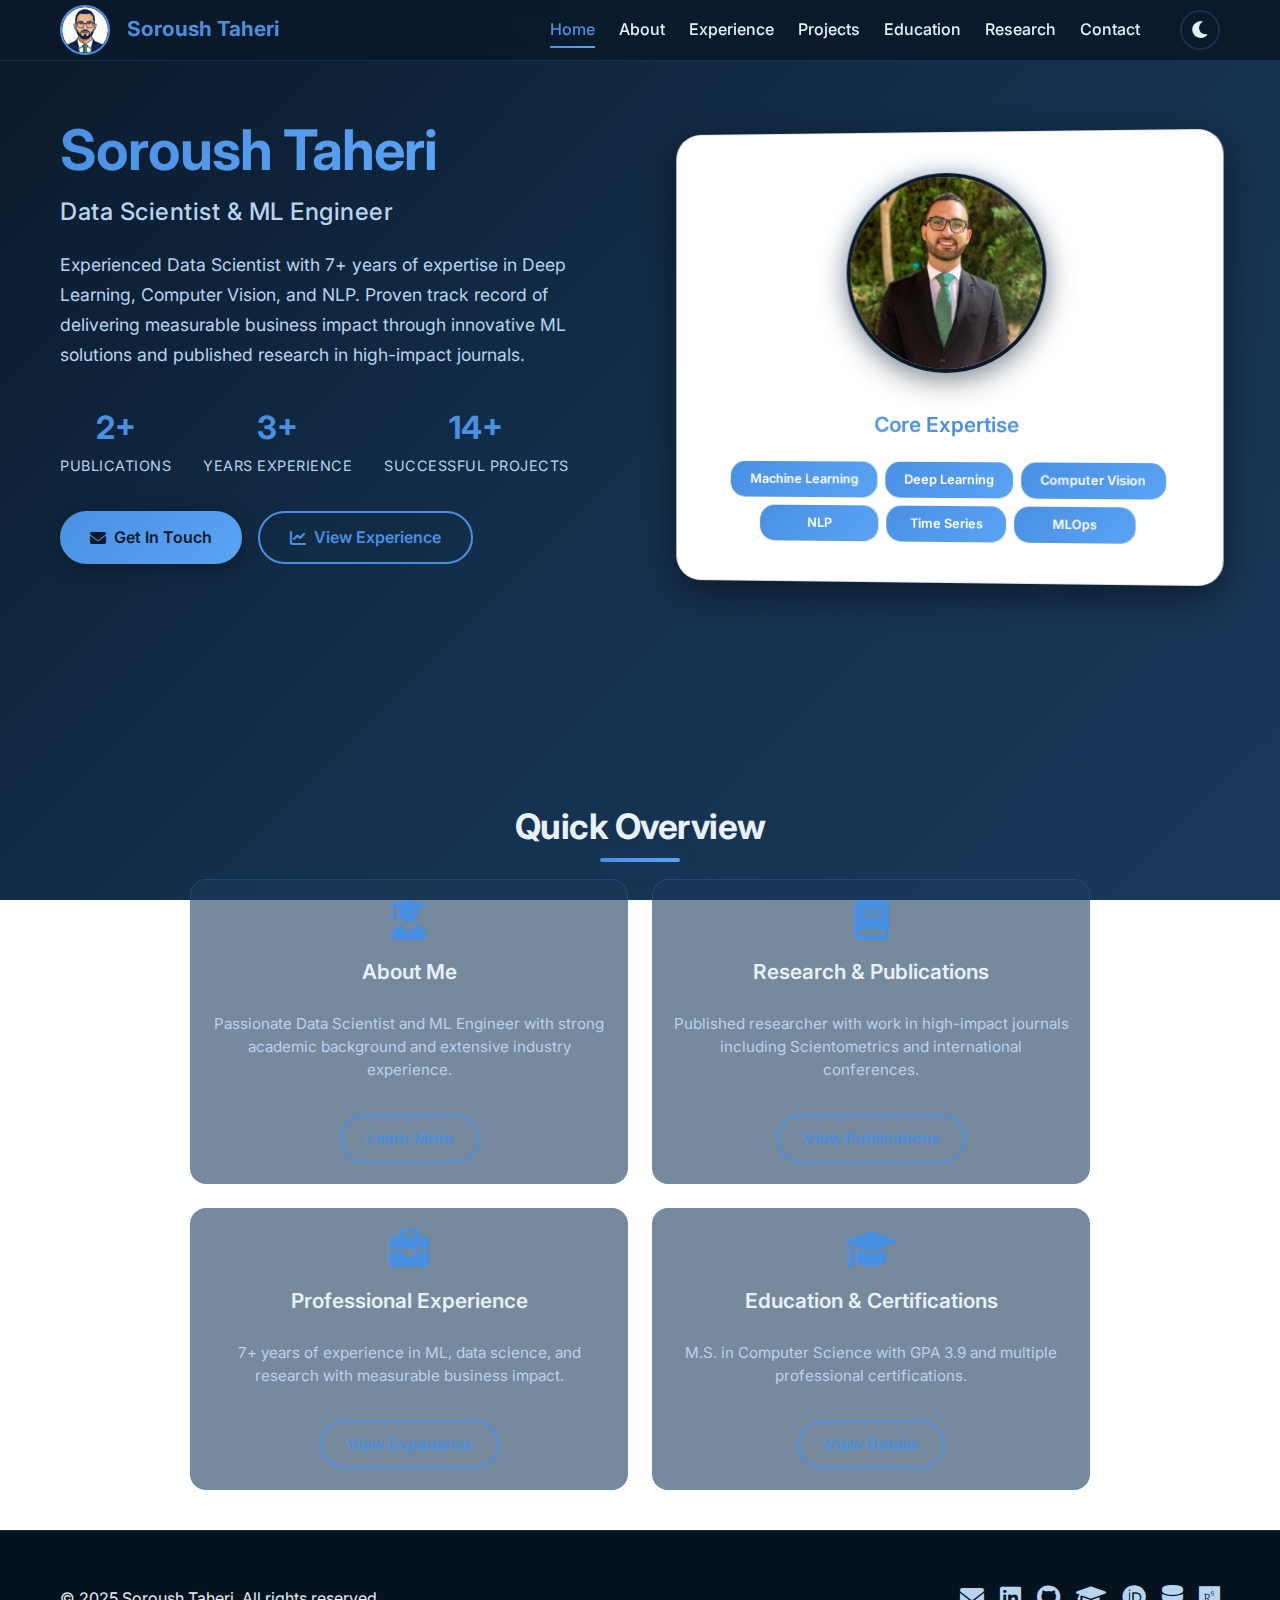
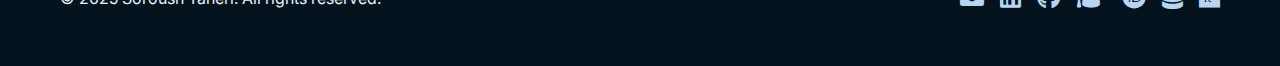
<file: index.html>
<!DOCTYPE html>
<html lang="en">
<head>
    <meta charset="UTF-8">
    <meta name="viewport" content="width=device-width, initial-scale=1.0">
    <title>Soroush Taheri - Data Scientist & ML Engineer</title>
    <meta name="description" content="Soroush Taheri - Data Scientist, ML Engineer, and Research Assistant with expertise in Deep Learning, Computer Vision, and NLP. Published researcher with industry experience.">
    <meta name="keywords" content="Data Science, Machine Learning, Deep Learning, Computer Vision, NLP, Research, Publications">
    
    <!-- Open Graph Meta Tags -->
    <meta property="og:title" content="Soroush Taheri - Data Scientist & ML Engineer">
    <meta property="og:description" content="Data Scientist, ML Engineer, and Research Assistant with expertise in Deep Learning, Computer Vision, and NLP.">
    <meta property="og:type" content="website">
    <meta property="og:url" content="https://soroush-thr.github.io">
    
    <!-- Fonts -->
    <link href="https://fonts.googleapis.com/css2?family=Inter:wght@300;400;500;600;700&display=swap" rel="stylesheet">
    <link href="https://cdnjs.cloudflare.com/ajax/libs/font-awesome/6.0.0/css/all.min.css" rel="stylesheet">
    
    <!-- Favicon -->
    <link rel="icon" type="image/png" href="images/thumbnail.png">
    <link rel="apple-touch-icon" href="images/thumbnail.png">
    
    <!-- CSS -->
    <link rel="stylesheet" href="styles.css">
    
    <!-- Theme initialization script (prevents flash) -->
    <script>
        (function() {
            const savedTheme = localStorage.getItem('theme') || 'dark';
            document.documentElement.setAttribute('data-theme', savedTheme);
        })();
    </script>
</head>
<body>
    <!-- Navigation -->
    <nav class="navbar" id="navbar">
        <div class="nav-container">
            <div class="nav-logo">
                <a href="index.html">
                    <img src="images/thumbnail.png" alt="Logo" class="nav-logo-img">
                    Soroush Taheri
                </a>
            </div>
            <div class="nav-menu" id="nav-menu">
                <a href="index.html" class="nav-link active">Home</a>
                <a href="about.html" class="nav-link">About</a>
                <a href="experience.html" class="nav-link">Experience</a>
                <a href="projects.html" class="nav-link">Projects</a>
                <a href="education.html" class="nav-link">Education</a>
                <a href="research.html" class="nav-link">Research</a>
                <a href="contact.html" class="nav-link">Contact</a>
                <button class="theme-toggle" id="theme-toggle" aria-label="Toggle theme">
                    <i class="fas fa-moon" id="theme-icon"></i>
                </button>
            </div>
            <div class="nav-toggle" id="nav-toggle">
                <span class="bar"></span>
                <span class="bar"></span>
                <span class="bar"></span>
            </div>
        </div>
    </nav>

    <!-- Hero Section -->
    <section id="home" class="hero">
        <div class="hero-container">
            <div class="hero-content">
                <div class="hero-text">
                    <h1 class="hero-title">
                        <span class="highlight">Soroush Taheri</span>
                    </h1>
                    <h2 class="hero-subtitle">Data Scientist & ML Engineer</h2>
                    <p class="hero-description">
                        Experienced Data Scientist with 7+ years of expertise in Deep Learning, Computer Vision, and NLP. 
                        Proven track record of delivering measurable business impact through innovative ML solutions and 
                        published research in high-impact journals.
                    </p>
                    <div class="hero-stats">
                        <div class="stat">
                            <span class="stat-number">3</span>
                            <span class="stat-label">Publications</span>
                        </div>
                        <div class="stat">
                            <span class="stat-number">6+</span>
                            <span class="stat-label">Years Experience</span>
                        </div>
                        <div class="stat">
                            <span class="stat-number">29+</span>
                            <span class="stat-label">Successful Projects</span>
                        </div>
                    </div>
                    <div class="hero-buttons">
                        <a href="contact.html" class="btn btn-primary">
                            <i class="fas fa-envelope"></i>
                            Get In Touch
                        </a>
                        <a href="experience.html" class="btn btn-secondary">
                            <i class="fas fa-chart-line"></i>
                            View Experience
                        </a>
                    </div>
                </div>
                <div class="hero-image">
                    <div class="profile-card">
                        <div class="profile-image">
                            <img src="images/personal.jpg" alt="Soroush Taheri" class="profile-photo">
                        </div>
                        <div class="profile-info">
                            <h3>Core Expertise</h3>
                            <div class="expertise-tags">
                                <span class="expertise-tag">Machine Learning</span>
                                <span class="expertise-tag">Deep Learning</span>
                                <span class="expertise-tag">Computer Vision</span>
                                <span class="expertise-tag">NLP</span>
                                <span class="expertise-tag">Time Series</span>
                                <span class="expertise-tag">MLOps</span>
                            </div>
                        </div>
                    </div>
                </div>
            </div>
        </div>
    </section>

    <!-- Quick Overview Section -->
    <section class="overview">
        <div class="container">
            <h2 class="section-title">Quick Overview</h2>
            <div class="overview-grid">
                <div class="overview-card">
                    <i class="fas fa-user-graduate"></i>
                    <h3>About Me</h3>
                    <p>Passionate Data Scientist and ML Engineer with strong academic background and extensive industry experience.</p>
                    <a href="about.html" class="btn btn-outline">Learn More</a>
                </div>
                <div class="overview-card">
                    <i class="fas fa-book"></i>
                    <h3>Research & Publications</h3>
                    <p>Published researcher with work in high-impact journals including Scientometrics and international conferences.</p>
                    <a href="research.html" class="btn btn-outline">View Publications</a>
                </div>
                <div class="overview-card">
                    <i class="fas fa-briefcase"></i>
                    <h3>Professional Experience</h3>
                    <p>7+ years of experience in ML, data science, and research with measurable business impact.</p>
                    <a href="experience.html" class="btn btn-outline">View Experience</a>
                </div>
                <div class="overview-card">
                    <i class="fas fa-graduation-cap"></i>
                    <h3>Education & Certifications</h3>
                    <p>M.S. in Computer Science with GPA 3.9 and multiple professional certifications.</p>
                    <a href="education.html" class="btn btn-outline">View Details</a>
                </div>
            </div>
        </div>
    </section>

    <!-- Footer -->
    <footer class="footer">
        <div class="container">
            <div class="footer-content">
                <p>&copy; 2025 Soroush Taheri. All rights reserved.</p>
                <div class="footer-links">
                    <a href="mailto:soroush.thr@gmail.com" title="Email"><i class="fas fa-envelope"></i></a>
                    <a href="https://www.linkedin.com/in/soroush-thr" target="_blank" title="LinkedIn"><i class="fab fa-linkedin"></i></a>
                    <a href="https://github.com/soroush-thr" target="_blank" title="GitHub"><i class="fab fa-github"></i></a>
                    <a href="https://scholar.google.com/citations?hl=en&user=hhoL598AAAAJ" target="_blank" title="Google Scholar"><i class="fas fa-graduation-cap"></i></a>
                    <a href="https://orcid.org/my-orcid?orcid=0000-0002-5885-3036" target="_blank" title="ORCID"><i class="fab fa-orcid"></i></a>
                    <a href="https://www.webofscience.com/wos/author/record/GVU-0703-2022" target="_blank" title="Web of Science"><i class="fas fa-database"></i></a>
                    <a href="https://www.researchgate.net/profile/Soroush_Taheri" target="_blank" title="ResearchGate"><i class="fab fa-researchgate"></i></a>
                </div>
            </div>
        </div>
    </footer>

    <!-- JavaScript -->
    <script src="script.js"></script>
</body>
</html>
</file>
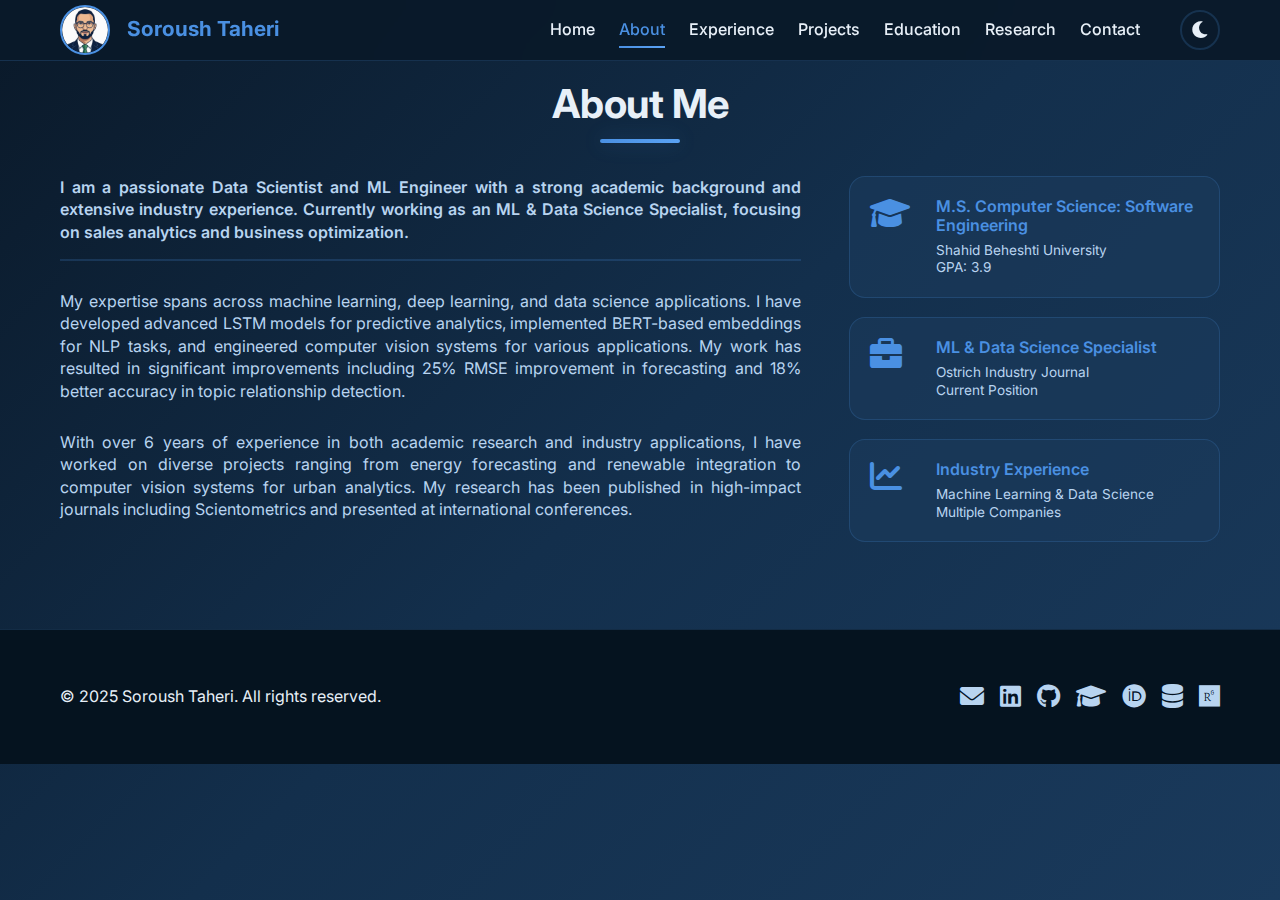
<file: about.html>
<!DOCTYPE html>
<html lang="en">
<head>
    <meta charset="UTF-8">
    <meta name="viewport" content="width=device-width, initial-scale=1.0">
    <title>About - Soroush Taheri</title>
    <meta name="description" content="Learn more about Soroush Taheri - Data Scientist, ML Engineer, and Research Assistant with expertise in Deep Learning, Computer Vision, and NLP.">
    
    <!-- Fonts -->
    <link href="https://fonts.googleapis.com/css2?family=Inter:wght@300;400;500;600;700&display=swap" rel="stylesheet">
    <link href="https://cdnjs.cloudflare.com/ajax/libs/font-awesome/6.0.0/css/all.min.css" rel="stylesheet">
    
    <!-- Favicon -->
    <link rel="icon" type="image/png" href="images/thumbnail.png">
    <link rel="apple-touch-icon" href="images/thumbnail.png">
    
    <!-- CSS -->
    <link rel="stylesheet" href="styles.css">
    
    <!-- Theme initialization script (prevents flash) -->
    <script>
        (function() {
            const savedTheme = localStorage.getItem('theme') || 'dark';
            document.documentElement.setAttribute('data-theme', savedTheme);
        })();
    </script>
</head>
<body>
    <!-- Navigation -->
    <nav class="navbar" id="navbar">
        <div class="nav-container">
            <div class="nav-logo">
                <a href="index.html">
                    <img src="images/thumbnail.png" alt="Logo" class="nav-logo-img">
                    Soroush Taheri
                </a>
            </div>
            <div class="nav-menu" id="nav-menu">
                <a href="index.html" class="nav-link">Home</a>
                <a href="about.html" class="nav-link active">About</a>
                <a href="experience.html" class="nav-link">Experience</a>
                <a href="projects.html" class="nav-link">Projects</a>
                <a href="education.html" class="nav-link">Education</a>
                <a href="research.html" class="nav-link">Research</a>
                <a href="contact.html" class="nav-link">Contact</a>
                <button class="theme-toggle" id="theme-toggle" aria-label="Toggle theme">
                    <i class="fas fa-moon" id="theme-icon"></i>
                </button>
            </div>
            <div class="nav-toggle" id="nav-toggle">
                <span class="bar"></span>
                <span class="bar"></span>
                <span class="bar"></span>
            </div>
        </div>
    </nav>

    <!-- About Section -->
    <section id="about" class="about">
        <div class="container">
            <h2 class="section-title">About Me</h2>
            <div class="about-content">
                <div class="about-text">
                    <p class="lead">
                        I am a passionate Data Scientist and ML Engineer with a strong academic background and extensive industry experience. 
                        Currently working as an ML & Data Science Specialist, focusing on sales analytics and business optimization.
                    </p>
                    <p>
                        My expertise spans across machine learning, deep learning, and data science applications. I have developed advanced LSTM models 
                        for predictive analytics, implemented BERT-based embeddings for NLP tasks, and engineered computer vision systems for various 
                        applications. My work has resulted in significant improvements including 25% RMSE improvement in forecasting and 18% better 
                        accuracy in topic relationship detection.
                    </p>
                    <p>
                        With over 6 years of experience in both academic research and industry applications, I have worked on diverse projects ranging from 
                        energy forecasting and renewable integration to computer vision systems for urban analytics. My research has been published 
                        in high-impact journals including Scientometrics and presented at international conferences.
                    </p>
                </div>
                <div class="about-highlights">
                    <div class="highlight-item">
                        <i class="fas fa-graduation-cap"></i>
                        <div>
                            <h4>M.S. Computer Science: Software Engineering</h4>
                            <p>Shahid Beheshti University<br>GPA: 3.9</p>
                        </div>
                    </div>
                    <div class="highlight-item">
                        <i class="fas fa-briefcase"></i>
                        <div>
                            <h4>ML & Data Science Specialist</h4>
                            <p>Ostrich Industry Journal<br>Current Position</p>
                        </div>
                    </div>
                    <div class="highlight-item">
                        <i class="fas fa-chart-line"></i>
                        <div>
                            <h4>Industry Experience</h4>
                            <p>Machine Learning & Data Science<br>Multiple Companies</p>
                        </div>
                    </div>
                </div>
            </div>
        </div>
    </section>

    <!-- Footer -->
    <footer class="footer">
        <div class="container">
            <div class="footer-content">
                <p>&copy; 2025 Soroush Taheri. All rights reserved.</p>
                <div class="footer-links">
                    <a href="mailto:soroush.thr@gmail.com" title="Email"><i class="fas fa-envelope"></i></a>
                    <a href="https://www.linkedin.com/in/soroush-thr" target="_blank" title="LinkedIn"><i class="fab fa-linkedin"></i></a>
                    <a href="https://github.com/soroush-thr" target="_blank" title="GitHub"><i class="fab fa-github"></i></a>
                    <a href="https://scholar.google.com/citations?hl=en&user=hhoL598AAAAJ" target="_blank" title="Google Scholar"><i class="fas fa-graduation-cap"></i></a>
                    <a href="https://orcid.org/my-orcid?orcid=0000-0002-5885-3036" target="_blank" title="ORCID"><i class="fab fa-orcid"></i></a>
                    <a href="https://www.webofscience.com/wos/author/record/GVU-0703-2022" target="_blank" title="Web of Science"><i class="fas fa-database"></i></a>
                    <a href="https://www.researchgate.net/profile/Soroush_Taheri" target="_blank" title="ResearchGate"><i class="fab fa-researchgate"></i></a>
                </div>
            </div>
        </div>
    </footer>

    <!-- JavaScript -->
    <script src="script.js"></script>
</body>
</html>
</file>
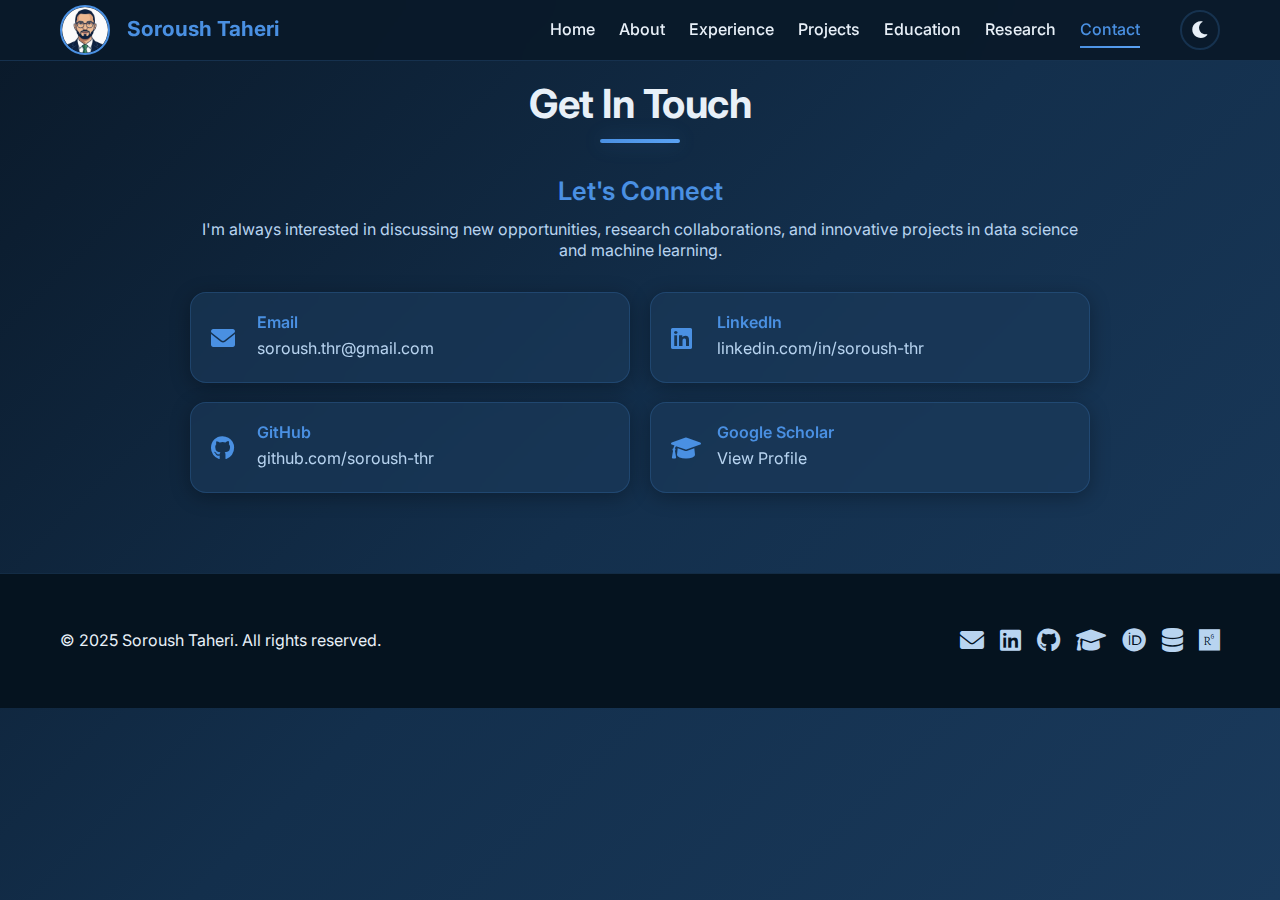
<file: contact.html>
<!DOCTYPE html>
<html lang="en">
<head>
    <meta charset="UTF-8">
    <meta name="viewport" content="width=device-width, initial-scale=1.0">
    <title>Contact - Soroush Taheri</title>
    <meta name="description" content="Get in touch with Soroush Taheri - Data Scientist and ML Engineer.">
    
    <!-- Fonts -->
    <link href="https://fonts.googleapis.com/css2?family=Inter:wght@300;400;500;600;700&display=swap" rel="stylesheet">
    <link href="https://cdnjs.cloudflare.com/ajax/libs/font-awesome/6.0.0/css/all.min.css" rel="stylesheet">
    
    <!-- Favicon -->
    <link rel="icon" type="image/png" href="images/thumbnail.png">
    <link rel="apple-touch-icon" href="images/thumbnail.png">
    
    <!-- CSS -->
    <link rel="stylesheet" href="styles.css">
    
    <!-- Theme initialization script (prevents flash) -->
    <script>
        (function() {
            const savedTheme = localStorage.getItem('theme') || 'dark';
            document.documentElement.setAttribute('data-theme', savedTheme);
        })();
    </script>
</head>
<body>
    <!-- Navigation -->
    <nav class="navbar" id="navbar">
        <div class="nav-container">
            <div class="nav-logo">
                <a href="index.html">
                    <img src="images/thumbnail.png" alt="Logo" class="nav-logo-img">
                    Soroush Taheri
                </a>
            </div>
            <div class="nav-menu" id="nav-menu">
                <a href="index.html" class="nav-link">Home</a>
                <a href="about.html" class="nav-link">About</a>
                <a href="experience.html" class="nav-link">Experience</a>
                <a href="projects.html" class="nav-link">Projects</a>
                <a href="education.html" class="nav-link">Education</a>
                <a href="research.html" class="nav-link">Research</a>
                <a href="contact.html" class="nav-link active">Contact</a>
                <button class="theme-toggle" id="theme-toggle" aria-label="Toggle theme">
                    <i class="fas fa-moon" id="theme-icon"></i>
                </button>
            </div>
            <div class="nav-toggle" id="nav-toggle">
                <span class="bar"></span>
                <span class="bar"></span>
                <span class="bar"></span>
            </div>
        </div>
    </nav>

    <!-- Contact Section -->
    <section id="contact" class="contact">
        <div class="container">
            <h2 class="section-title">Get In Touch</h2>
            <div class="contact-content">
                <div class="contact-header">
                    <h3>Let's Connect</h3>
                    <p>I'm always interested in discussing new opportunities, research collaborations, and innovative projects in data science and machine learning.</p>
                </div>
                
                <div class="contact-grid">
                    <div class="contact-item">
                        <i class="fas fa-envelope"></i>
                        <div>
                            <h4>Email</h4>
                            <a href="mailto:soroush.thr@gmail.com">soroush.thr@gmail.com</a>
                        </div>
                    </div>
                    
                    <div class="contact-item">
                        <i class="fab fa-linkedin"></i>
                        <div>
                            <h4>LinkedIn</h4>
                            <a href="https://www.linkedin.com/in/soroush-thr" target="_blank">linkedin.com/in/soroush-thr</a>
                        </div>
                    </div>
                    
                    <div class="contact-item">
                        <i class="fab fa-github"></i>
                        <div>
                            <h4>GitHub</h4>
                            <a href="https://github.com/soroush-thr" target="_blank">github.com/soroush-thr</a>
                        </div>
                    </div>
                    
                    <div class="contact-item">
                        <i class="fas fa-graduation-cap"></i>
                        <div>
                            <h4>Google Scholar</h4>
                            <a href="https://scholar.google.com/citations?hl=en&user=hhoL598AAAAJ" target="_blank">View Profile</a>
                        </div>
                    </div>
                </div>
            </div>
        </div>
    </section>

    <!-- Footer -->
    <footer class="footer">
        <div class="container">
            <div class="footer-content">
                <p>&copy; 2025 Soroush Taheri. All rights reserved.</p>
                <div class="footer-links">
                    <a href="mailto:soroush.thr@gmail.com" title="Email"><i class="fas fa-envelope"></i></a>
                    <a href="https://www.linkedin.com/in/soroush-thr" target="_blank" title="LinkedIn"><i class="fab fa-linkedin"></i></a>
                    <a href="https://github.com/soroush-thr" target="_blank" title="GitHub"><i class="fab fa-github"></i></a>
                    <a href="https://scholar.google.com/citations?hl=en&user=hhoL598AAAAJ" target="_blank" title="Google Scholar"><i class="fas fa-graduation-cap"></i></a>
                    <a href="https://orcid.org/my-orcid?orcid=0000-0002-5885-3036" target="_blank" title="ORCID"><i class="fab fa-orcid"></i></a>
                    <a href="https://www.webofscience.com/wos/author/record/GVU-0703-2022" target="_blank" title="Web of Science"><i class="fas fa-database"></i></a>
                    <a href="https://www.researchgate.net/profile/Soroush_Taheri" target="_blank" title="ResearchGate"><i class="fab fa-researchgate"></i></a>
                </div>
            </div>
        </div>
    </footer>

    <!-- JavaScript -->
    <script src="script.js"></script>
</body>
</html>
</file>
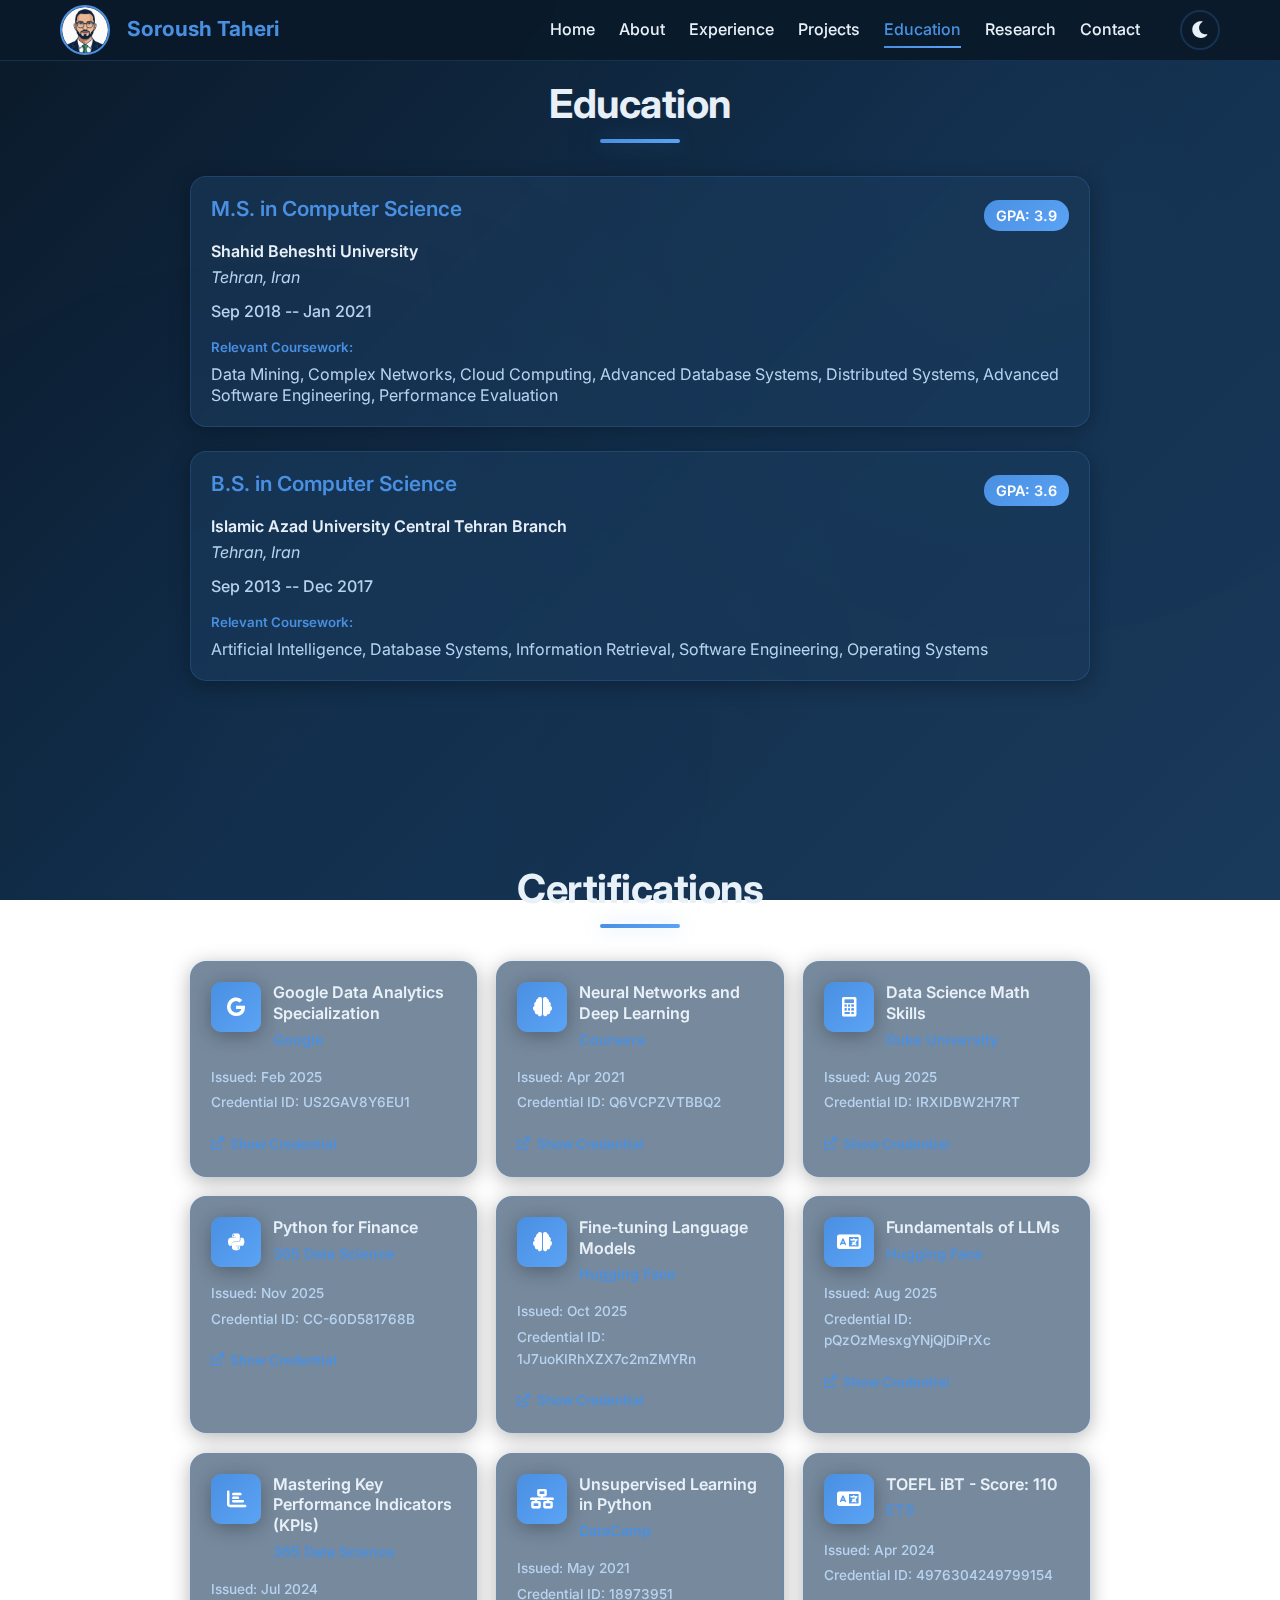
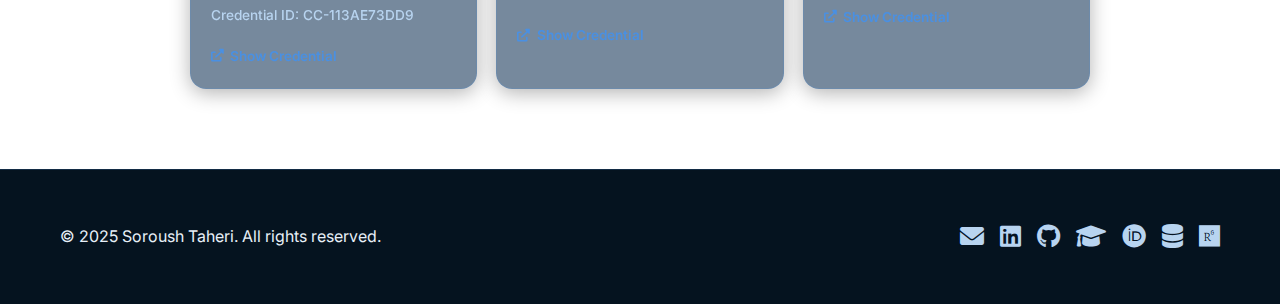
<file: education.html>
<!DOCTYPE html>
<html lang="en">
<head>
    <meta charset="UTF-8">
    <meta name="viewport" content="width=device-width, initial-scale=1.0">
    <title>Education & Certifications - Soroush Taheri</title>
    <meta name="description" content="Education background and professional certifications of Soroush Taheri.">
    
    <!-- Fonts -->
    <link href="https://fonts.googleapis.com/css2?family=Inter:wght@300;400;500;600;700&display=swap" rel="stylesheet">
    <link href="https://cdnjs.cloudflare.com/ajax/libs/font-awesome/6.0.0/css/all.min.css" rel="stylesheet">
    
    <!-- Favicon -->
    <link rel="icon" type="image/png" href="images/thumbnail.png">
    <link rel="apple-touch-icon" href="images/thumbnail.png">
    
    <!-- CSS -->
    <link rel="stylesheet" href="styles.css">
    
    <!-- Theme initialization script (prevents flash) -->
    <script>
        (function() {
            const savedTheme = localStorage.getItem('theme') || 'dark';
            document.documentElement.setAttribute('data-theme', savedTheme);
        })();
    </script>
</head>
<body>
    <!-- Navigation -->
    <nav class="navbar" id="navbar">
        <div class="nav-container">
            <div class="nav-logo">
                <a href="index.html">
                    <img src="images/thumbnail.png" alt="Logo" class="nav-logo-img">
                    Soroush Taheri
                </a>
            </div>
            <div class="nav-menu" id="nav-menu">
                <a href="index.html" class="nav-link">Home</a>
                <a href="about.html" class="nav-link">About</a>
                <a href="experience.html" class="nav-link">Experience</a>
                <a href="projects.html" class="nav-link">Projects</a>
                <a href="education.html" class="nav-link active">Education</a>
                <a href="research.html" class="nav-link">Research</a>
                <a href="contact.html" class="nav-link">Contact</a>
                <button class="theme-toggle" id="theme-toggle" aria-label="Toggle theme">
                    <i class="fas fa-moon" id="theme-icon"></i>
                </button>
            </div>
            <div class="nav-toggle" id="nav-toggle">
                <span class="bar"></span>
                <span class="bar"></span>
                <span class="bar"></span>
            </div>
        </div>
    </nav>

    <!-- Education Section -->
    <section id="education" class="education">
        <div class="container">
            <h2 class="section-title">Education</h2>
            <div class="education-timeline">
                <div class="education-item">
                    <div class="education-header">
                        <h3>M.S. in Computer Science</h3>
                        <span class="education-gpa">GPA: 3.9</span>
                    </div>
                    <h4>Shahid Beheshti University</h4>
                    <p class="education-location">Tehran, Iran</p>
                    <p class="education-period">Sep 2018 -- Jan 2021</p>
                    <div class="education-courses">
                        <h5>Relevant Coursework:</h5>
                        <p>Data Mining, Complex Networks, Cloud Computing, Advanced Database Systems, Distributed Systems, Advanced Software Engineering, Performance Evaluation</p>
                    </div>
                </div>

                <div class="education-item">
                    <div class="education-header">
                        <h3>B.S. in Computer Science</h3>
                        <span class="education-gpa">GPA: 3.6</span>
                    </div>
                    <h4>Islamic Azad University Central Tehran Branch</h4>
                    <p class="education-location">Tehran, Iran</p>
                    <p class="education-period">Sep 2013 -- Dec 2017</p>
                    <div class="education-courses">
                        <h5>Relevant Coursework:</h5>
                        <p>Artificial Intelligence, Database Systems, Information Retrieval, Software Engineering, Operating Systems</p>
                    </div>
                </div>
            </div>
        </div>
    </section>

    <!-- Certifications Section -->
    <section id="certifications" class="certifications">
        <div class="container">
            <h2 class="section-title">Certifications</h2>
            <div class="certifications-grid">
                <div class="certification-item">
                    <div class="certification-header">
                        <div class="certification-icon">
                            <i class="fab fa-google"></i>
                        </div>
                        <div class="certification-info">
                            <h3>Google Data Analytics Specialization</h3>
                            <p class="certification-issuer">Google</p>
                        </div>
                    </div>
                    <div class="certification-details">
                        <span class="certification-date">Issued: Feb 2025</span>
                        <span class="certification-id">Credential ID: US2GAV8Y6EU1</span>
                    </div>
                    <div class="certification-verify">
                        <a href="https://www.coursera.org/account/accomplishments/specialization/US2GAV8Y6EU1" target="_blank" class="verify-link">
                            <i class="fas fa-external-link-alt"></i>
                            Show Credential
                        </a>
                    </div>
                </div>

                <div class="certification-item">
                    <div class="certification-header">
                        <div class="certification-icon">
                            <i class="fas fa-brain"></i>
                        </div>
                        <div class="certification-info">
                            <h3>Neural Networks and Deep Learning</h3>
                            <p class="certification-issuer">Coursera</p>
                        </div>
                    </div>
                    <div class="certification-details">
                        <span class="certification-date">Issued: Apr 2021</span>
                        <span class="certification-id">Credential ID: Q6VCPZVTBBQ2</span>
                    </div>
                    <div class="certification-verify">
                        <a href="https://coursera.org/verify/Q6VCPZVTBBQ2" target="_blank" class="verify-link">
                            <i class="fas fa-external-link-alt"></i>
                            Show Credential
                        </a>
                    </div>
                </div>

                <div class="certification-item">
                    <div class="certification-header">
                        <div class="certification-icon">
                            <i class="fas fa-calculator"></i>
                        </div>
                        <div class="certification-info">
                            <h3>Data Science Math Skills</h3>
                            <p class="certification-issuer">Duke University</p>
                        </div>
                    </div>
                    <div class="certification-details">
                        <span class="certification-date">Issued: Aug 2025</span>
                        <span class="certification-id">Credential ID: IRXIDBW2H7RT</span>
                    </div>
                    <div class="certification-verify">
                        <a href="https://www.coursera.org/account/accomplishments/verify/IRXIDBW2H7RT" target="_blank" class="verify-link">
                            <i class="fas fa-external-link-alt"></i>
                            Show Credential
                        </a>
                    </div>
                </div>

                <div class="certification-item">
                    <div class="certification-header">
                        <div class="certification-icon">
                            <i class="fab fa-python"></i>
                        </div>
                        <div class="certification-info">
                            <h3>Python for Finance</h3>
                            <p class="certification-issuer">365 Data Science</p>
                        </div>
                    </div>
                    <div class="certification-details">
                        <span class="certification-date">Issued: Nov 2025</span>
                        <span class="certification-id">Credential ID: CC-60D581768B</span>
                    </div>
                    <div class="certification-verify">
                        <a href="https://learn.365datascience.com/certificates/CC-60D581768B/" target="_blank" class="verify-link">
                            <i class="fas fa-external-link-alt"></i>
                            Show Credential
                        </a>
                    </div>
                </div>

                <div class="certification-item">
                    <div class="certification-header">
                        <div class="certification-icon">
                            <i class="fas fa-brain"></i>
                        </div>
                        <div class="certification-info">
                            <h3>Fine-tuning Language Models</h3>
                            <p class="certification-issuer">Hugging Face</p>
                        </div>
                    </div>
                    <div class="certification-details">
                        <span class="certification-date">Issued: Oct 2025</span>
                        <span class="certification-id">Credential ID: 1J7uoKIRhXZX7c2mZMYRn</span>
                    </div>
                    <div class="certification-verify">
                        <a href="https://cdn-uploads.huggingface.co/production/uploads/noauth/1J7uoKIRhXZX7c2mZMYRn.webp" target="_blank" class="verify-link">
                            <i class="fas fa-external-link-alt"></i>
                            Show Credential
                        </a>
                    </div>
                </div>

                <div class="certification-item">
                    <div class="certification-header">
                        <div class="certification-icon">
                            <i class="fas fa-language"></i>
                        </div>
                        <div class="certification-info">
                            <h3>Fundamentals of LLMs</h3>
                            <p class="certification-issuer">Hugging Face</p>
                        </div>
                    </div>
                    <div class="certification-details">
                        <span class="certification-date">Issued: Aug 2025</span>
                        <span class="certification-id">Credential ID: pQzOzMesxgYNjQjDiPrXc</span>
                    </div>
                    <div class="certification-verify">
                        <a href="https://cdn-uploads.huggingface.co/production/uploads/noauth/pQzOzMesxgYNjQjDiPrXc.webp" target="_blank" class="verify-link">
                            <i class="fas fa-external-link-alt"></i>
                            Show Credential
                        </a>
                    </div>
                </div>


                <div class="certification-item">
                    <div class="certification-header">
                        <div class="certification-icon">
                            <i class="fas fa-chart-bar"></i>
                        </div>
                        <div class="certification-info">
                            <h3>Mastering Key Performance Indicators (KPIs)</h3>
                            <p class="certification-issuer">365 Data Science</p>
                        </div>
                    </div>
                    <div class="certification-details">
                        <span class="certification-date">Issued: Jul 2024</span>
                        <span class="certification-id">Credential ID: CC-113AE73DD9</span>
                    </div>
                    <div class="certification-verify">
                        <a href="https://learn.365datascience.com/certificates/CC-113AE73DD9/" target="_blank" class="verify-link">
                            <i class="fas fa-external-link-alt"></i>
                            Show Credential
                        </a>
                    </div>
                </div>

                <div class="certification-item">
                    <div class="certification-header">
                        <div class="certification-icon">
                            <i class="fas fa-network-wired"></i>
                        </div>
                        <div class="certification-info">
                            <h3>Unsupervised Learning in Python</h3>
                            <p class="certification-issuer">DataCamp</p>
                        </div>
                    </div>
                    <div class="certification-details">
                        <span class="certification-date">Issued: May 2021</span>
                        <span class="certification-id">Credential ID: 18973951</span>
                    </div>
                    <div class="certification-verify">
                        <a href="https://www.linkedin.com/in/soroush-thr/details/certifications/" target="_blank" class="verify-link">
                            <i class="fas fa-external-link-alt"></i>
                            Show Credential
                        </a>
                    </div>
                </div>

                <div class="certification-item">
                    <div class="certification-header">
                        <div class="certification-icon">
                            <i class="fas fa-language"></i>
                        </div>
                        <div class="certification-info">
                            <h3>TOEFL iBT - Score: 110</h3>
                            <p class="certification-issuer">ETS</p>
                        </div>
                    </div>
                    <div class="certification-details">
                        <span class="certification-date">Issued: Apr 2024</span>
                        <span class="certification-id">Credential ID: 4976304249799154</span>
                    </div>
                    <div class="certification-verify">
                        <a href="https://www.linkedin.com/in/soroush-thr/details/certifications/" target="_blank" class="verify-link">
                            <i class="fas fa-external-link-alt"></i>
                            Show Credential
                        </a>
                    </div>
                </div>
            </div>
        </div>
    </section>

    <!-- Footer -->
    <footer class="footer">
        <div class="container">
            <div class="footer-content">
                <p>&copy; 2025 Soroush Taheri. All rights reserved.</p>
                <div class="footer-links">
                    <a href="mailto:soroush.thr@gmail.com" title="Email"><i class="fas fa-envelope"></i></a>
                    <a href="https://www.linkedin.com/in/soroush-thr" target="_blank" title="LinkedIn"><i class="fab fa-linkedin"></i></a>
                    <a href="https://github.com/soroush-thr" target="_blank" title="GitHub"><i class="fab fa-github"></i></a>
                    <a href="https://scholar.google.com/citations?hl=en&user=hhoL598AAAAJ" target="_blank" title="Google Scholar"><i class="fas fa-graduation-cap"></i></a>
                    <a href="https://orcid.org/my-orcid?orcid=0000-0002-5885-3036" target="_blank" title="ORCID"><i class="fab fa-orcid"></i></a>
                    <a href="https://www.webofscience.com/wos/author/record/GVU-0703-2022" target="_blank" title="Web of Science"><i class="fas fa-database"></i></a>
                    <a href="https://www.researchgate.net/profile/Soroush_Taheri" target="_blank" title="ResearchGate"><i class="fab fa-researchgate"></i></a>
                </div>
            </div>
        </div>
    </footer>

    <!-- JavaScript -->
    <script src="script.js"></script>
</body>
</html>
</file>
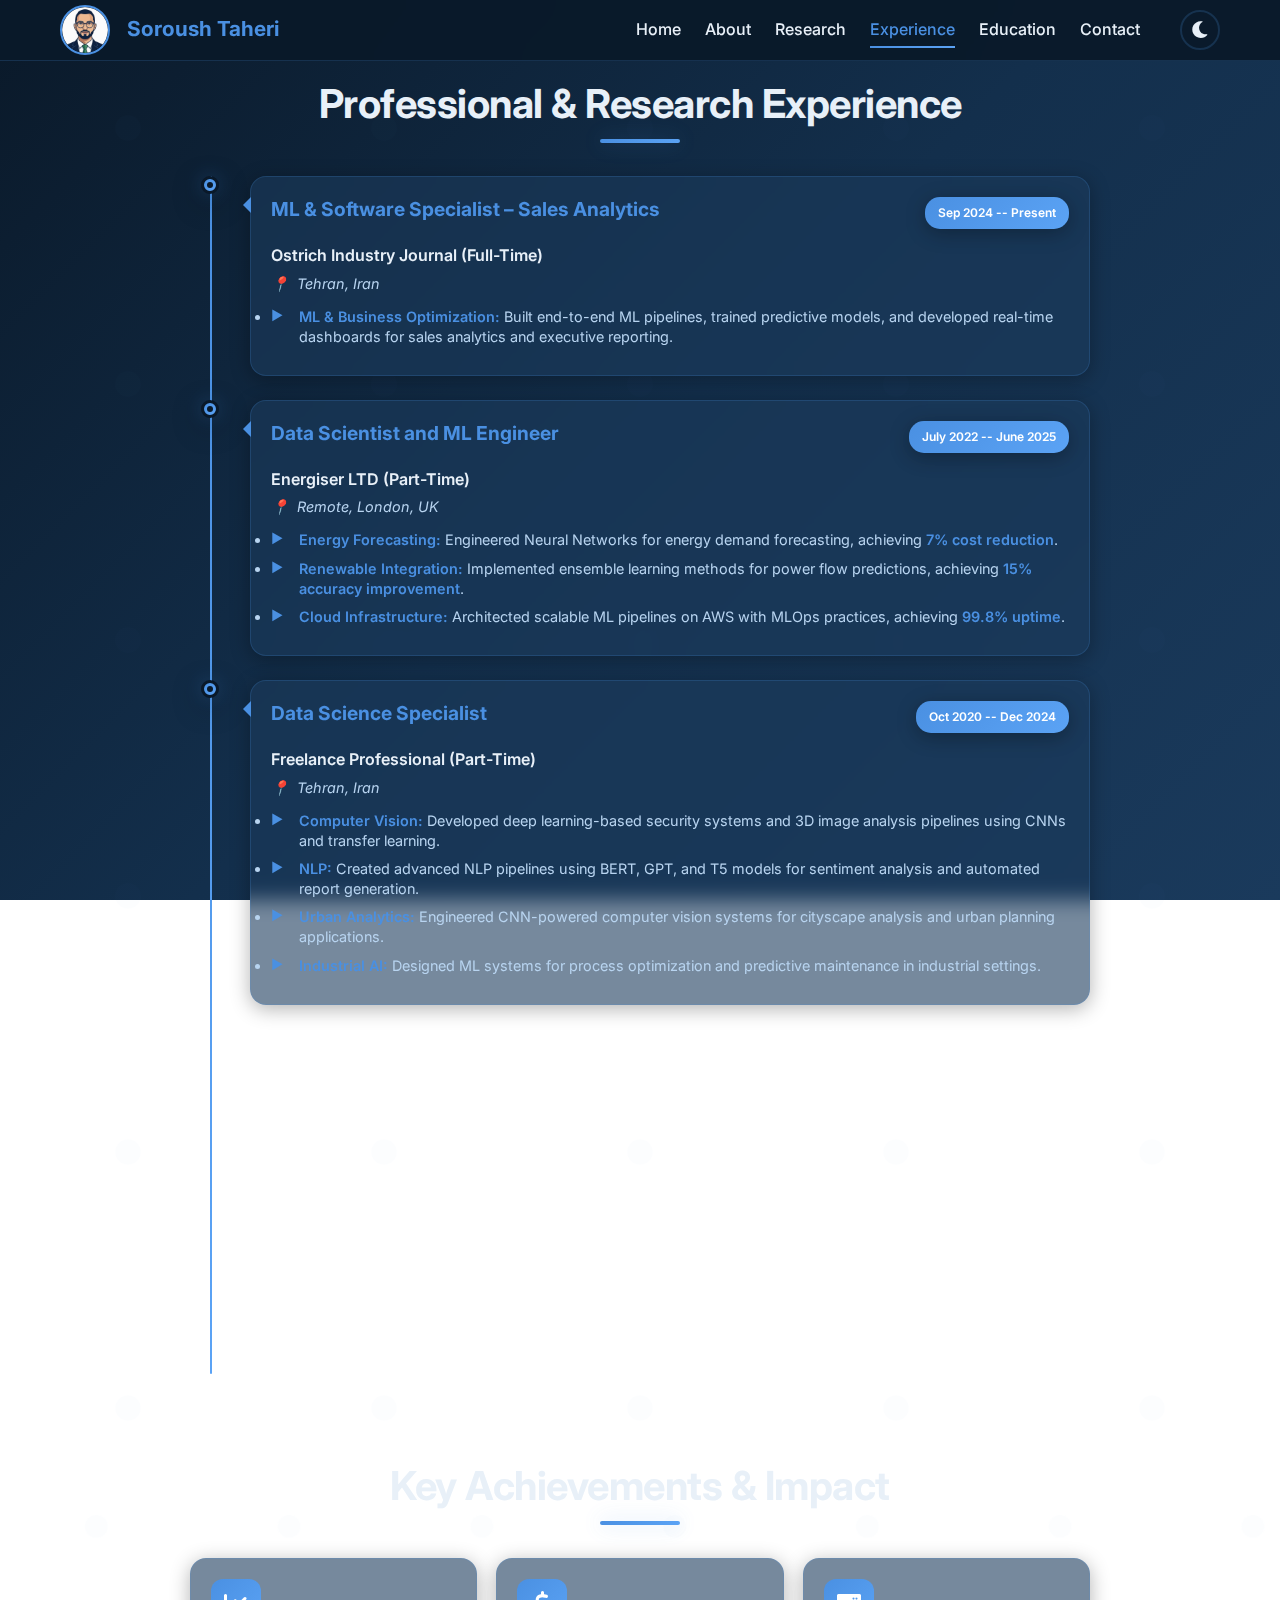
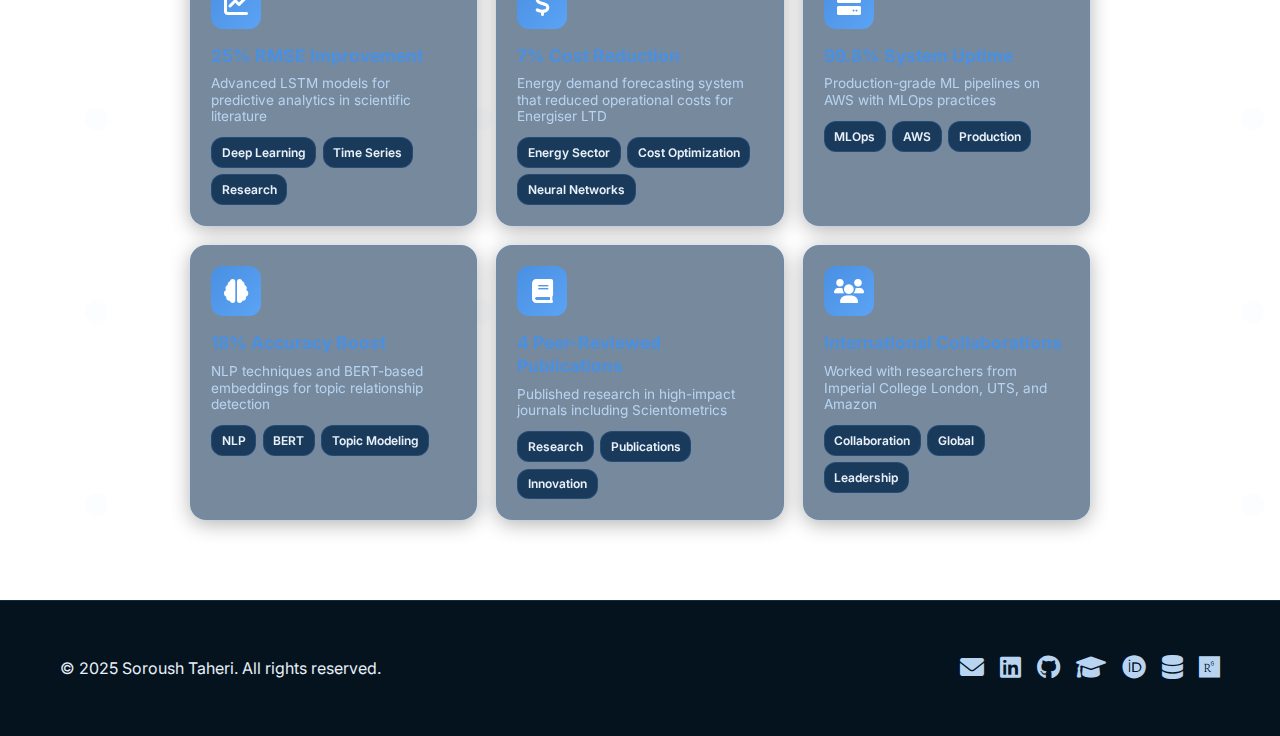
<file: experience.html>
<!DOCTYPE html>
<html lang="en">
<head>
    <meta charset="UTF-8">
    <meta name="viewport" content="width=device-width, initial-scale=1.0">
    <title>Experience & Achievements - Soroush Taheri</title>
    <meta name="description" content="Professional experience and key achievements of Soroush Taheri in data science and machine learning.">
    
    <!-- Fonts -->
    <link href="https://fonts.googleapis.com/css2?family=Inter:wght@300;400;500;600;700&display=swap" rel="stylesheet">
    <link href="https://cdnjs.cloudflare.com/ajax/libs/font-awesome/6.0.0/css/all.min.css" rel="stylesheet">
    
    <!-- Favicon -->
    <link rel="icon" type="image/png" href="images/thumbnail.png">
    <link rel="apple-touch-icon" href="images/thumbnail.png">
    
    <!-- CSS -->
    <link rel="stylesheet" href="styles.css">
    
    <!-- Theme initialization script (prevents flash) -->
    <script>
        (function() {
            const savedTheme = localStorage.getItem('theme') || 'dark';
            document.documentElement.setAttribute('data-theme', savedTheme);
        })();
    </script>
</head>
<body>
    <!-- Navigation -->
    <nav class="navbar" id="navbar">
        <div class="nav-container">
            <div class="nav-logo">
                <a href="index.html">
                    <img src="images/thumbnail.png" alt="Logo" class="nav-logo-img">
                    Soroush Taheri
                </a>
            </div>
            <div class="nav-menu" id="nav-menu">
                <a href="index.html" class="nav-link">Home</a>
                <a href="about.html" class="nav-link">About</a>
                <a href="research.html" class="nav-link">Research</a>
                <a href="experience.html" class="nav-link active">Experience</a>
                <a href="education.html" class="nav-link">Education</a>
                <a href="contact.html" class="nav-link">Contact</a>
                <button class="theme-toggle" id="theme-toggle" aria-label="Toggle theme">
                    <i class="fas fa-moon" id="theme-icon"></i>
                </button>
            </div>
            <div class="nav-toggle" id="nav-toggle">
                <span class="bar"></span>
                <span class="bar"></span>
                <span class="bar"></span>
            </div>
        </div>
    </nav>

    <!-- Professional Experience Section -->
    <section id="experience" class="experience">
        <div class="container">
            <h2 class="section-title">Professional & Research Experience</h2>
            <div class="timeline">
                <div class="timeline-item">
                    <div class="timeline-marker"></div>
                    <div class="timeline-content">
                        <div class="experience-header">
                            <h3>ML & Software Specialist – Sales Analytics</h3>
                            <span class="experience-period">Sep 2024 -- Present</span>
                        </div>
                        <h4>Ostrich Industry Journal (Full-Time)</h4>
                        <p class="experience-location">Tehran, Iran</p>
                        <ul class="experience-achievements">
                            <li><strong>ML & Business Optimization:</strong> Built end-to-end ML pipelines, trained predictive models, and developed real-time dashboards for sales analytics and executive reporting.</li>
                        </ul>
                    </div>
                </div>

                <div class="timeline-item">
                    <div class="timeline-marker"></div>
                    <div class="timeline-content">
                        <div class="experience-header">
                            <h3>Data Scientist and ML Engineer</h3>
                            <span class="experience-period">July 2022 -- June 2025</span>
                        </div>
                        <h4>Energiser LTD (Part-Time)</h4>
                        <p class="experience-location">Remote, London, UK</p>
                        <ul class="experience-achievements">
                            <li><strong>Energy Forecasting:</strong> Engineered Neural Networks for energy demand forecasting, achieving <strong>7% cost reduction</strong>.</li>
                            <li><strong>Renewable Integration:</strong> Implemented ensemble learning methods for power flow predictions, achieving <strong>15% accuracy improvement</strong>.</li>
                            <li><strong>Cloud Infrastructure:</strong> Architected scalable ML pipelines on AWS with MLOps practices, achieving <strong>99.8% uptime</strong>.</li>
                        </ul>
                    </div>
                </div>

                <div class="timeline-item">
                    <div class="timeline-marker"></div>
                    <div class="timeline-content">
                        <div class="experience-header">
                            <h3>Data Science Specialist</h3>
                            <span class="experience-period">Oct 2020 -- Dec 2024</span>
                        </div>
                        <h4>Freelance Professional (Part-Time)</h4>
                        <p class="experience-location">Tehran, Iran</p>
                        <ul class="experience-achievements">
                            <li><strong>Computer Vision:</strong> Developed deep learning-based security systems and 3D image analysis pipelines using CNNs and transfer learning.</li>
                            <li><strong>NLP:</strong> Created advanced NLP pipelines using BERT, GPT, and T5 models for sentiment analysis and automated report generation.</li>
                            <li><strong>Urban Analytics:</strong> Engineered CNN-powered computer vision systems for cityscape analysis and urban planning applications.</li>
                            <li><strong>Industrial AI:</strong> Designed ML systems for process optimization and predictive maintenance in industrial settings.</li>
                        </ul>
                    </div>
                </div>

                <div class="timeline-item">
                    <div class="timeline-marker"></div>
                    <div class="timeline-content">
                        <div class="experience-header">
                            <h3>Data Scientist and Research Assistant</h3>
                            <span class="experience-period">Dec 2018 -- April 2023</span>
                        </div>
                        <h4>Data-Oriented Research for Software Analytics (DORSA) Laboratory</h4>
                        <p class="experience-location">Tehran, Iran</p>
                        <ul class="experience-achievements">
                            <li><strong>Advanced LSTM Models:</strong> Engineered LSTM models for predictive analytics in scientific literature, achieving <strong>25% RMSE improvement</strong>.</li>
                            <li><strong>NLP & BERT-based Embeddings:</strong> Implemented BERT-based embeddings and topic modeling, improving topic detection accuracy by <strong>18%</strong>.</li>
                            <li><strong>Cross-domain Knowledge Discovery:</strong> Developed ML methodologies for bibliometrics, achieving <strong>22% better prediction stability</strong>.</li>
                            <li><strong>Research & Publications:</strong> Conducted empirical studies on scientometrics, contributing to <strong>peer-reviewed publications</strong> in high-impact journals.</li>
                        </ul>
                    </div>
                </div>
            </div>
        </div>
    </section>

    <!-- Key Achievements & Impact Section -->
    <section id="achievements" class="achievements">
        <div class="container">
            <h2 class="section-title">Key Achievements & Impact</h2>
            <div class="achievements-grid">
                <div class="achievement-card">
                    <div class="achievement-icon">
                        <i class="fas fa-chart-line"></i>
                    </div>
                    <div class="achievement-content">
                        <h3>25% RMSE Improvement</h3>
                        <p>Advanced LSTM models for predictive analytics in scientific literature</p>
                        <div class="achievement-tags">
                            <span class="tag">Deep Learning</span>
                            <span class="tag">Time Series</span>
                            <span class="tag">Research</span>
                        </div>
                    </div>
                </div>

                <div class="achievement-card">
                    <div class="achievement-icon">
                        <i class="fas fa-dollar-sign"></i>
                    </div>
                    <div class="achievement-content">
                        <h3>7% Cost Reduction</h3>
                        <p>Energy demand forecasting system that reduced operational costs for Energiser LTD</p>
                        <div class="achievement-tags">
                            <span class="tag">Energy Sector</span>
                            <span class="tag">Cost Optimization</span>
                            <span class="tag">Neural Networks</span>
                        </div>
                    </div>
                </div>

                <div class="achievement-card">
                    <div class="achievement-icon">
                        <i class="fas fa-server"></i>
                    </div>
                    <div class="achievement-content">
                        <h3>99.8% System Uptime</h3>
                        <p>Production-grade ML pipelines on AWS with MLOps practices</p>
                        <div class="achievement-tags">
                            <span class="tag">MLOps</span>
                            <span class="tag">AWS</span>
                            <span class="tag">Production</span>
                        </div>
                    </div>
                </div>

                <div class="achievement-card">
                    <div class="achievement-icon">
                        <i class="fas fa-brain"></i>
                    </div>
                    <div class="achievement-content">
                        <h3>18% Accuracy Boost</h3>
                        <p>NLP techniques and BERT-based embeddings for topic relationship detection</p>
                        <div class="achievement-tags">
                            <span class="tag">NLP</span>
                            <span class="tag">BERT</span>
                            <span class="tag">Topic Modeling</span>
                        </div>
                    </div>
                </div>

                <div class="achievement-card">
                    <div class="achievement-icon">
                        <i class="fas fa-book"></i>
                    </div>
                    <div class="achievement-content">
                        <h3>4 Peer-Reviewed Publications</h3>
                        <p>Published research in high-impact journals including Scientometrics</p>
                        <div class="achievement-tags">
                            <span class="tag">Research</span>
                            <span class="tag">Publications</span>
                            <span class="tag">Innovation</span>
                        </div>
                    </div>
                </div>

                <div class="achievement-card">
                    <div class="achievement-icon">
                        <i class="fas fa-users"></i>
                    </div>
                    <div class="achievement-content">
                        <h3>International Collaborations</h3>
                        <p>Worked with researchers from Imperial College London, UTS, and Amazon</p>
                        <div class="achievement-tags">
                            <span class="tag">Collaboration</span>
                            <span class="tag">Global</span>
                            <span class="tag">Leadership</span>
                        </div>
                    </div>
                </div>
            </div>
        </div>
    </section>

    <!-- Footer -->
    <footer class="footer">
        <div class="container">
            <div class="footer-content">
                <p>&copy; 2025 Soroush Taheri. All rights reserved.</p>
                <div class="footer-links">
                    <a href="mailto:soroush.thr@gmail.com" title="Email"><i class="fas fa-envelope"></i></a>
                    <a href="https://www.linkedin.com/in/soroush-thr" target="_blank" title="LinkedIn"><i class="fab fa-linkedin"></i></a>
                    <a href="https://github.com/soroush-thr" target="_blank" title="GitHub"><i class="fab fa-github"></i></a>
                    <a href="https://scholar.google.com/citations?hl=en&user=hhoL598AAAAJ" target="_blank" title="Google Scholar"><i class="fas fa-graduation-cap"></i></a>
                    <a href="https://orcid.org/my-orcid?orcid=0000-0002-5885-3036" target="_blank" title="ORCID"><i class="fab fa-orcid"></i></a>
                    <a href="https://www.webofscience.com/wos/author/record/GVU-0703-2022" target="_blank" title="Web of Science"><i class="fas fa-database"></i></a>
                    <a href="https://www.researchgate.net/profile/Soroush_Taheri" target="_blank" title="ResearchGate"><i class="fab fa-researchgate"></i></a>
                </div>
            </div>
        </div>
    </footer>

    <!-- JavaScript -->
    <script src="script.js"></script>
</body>
</html>
</file>
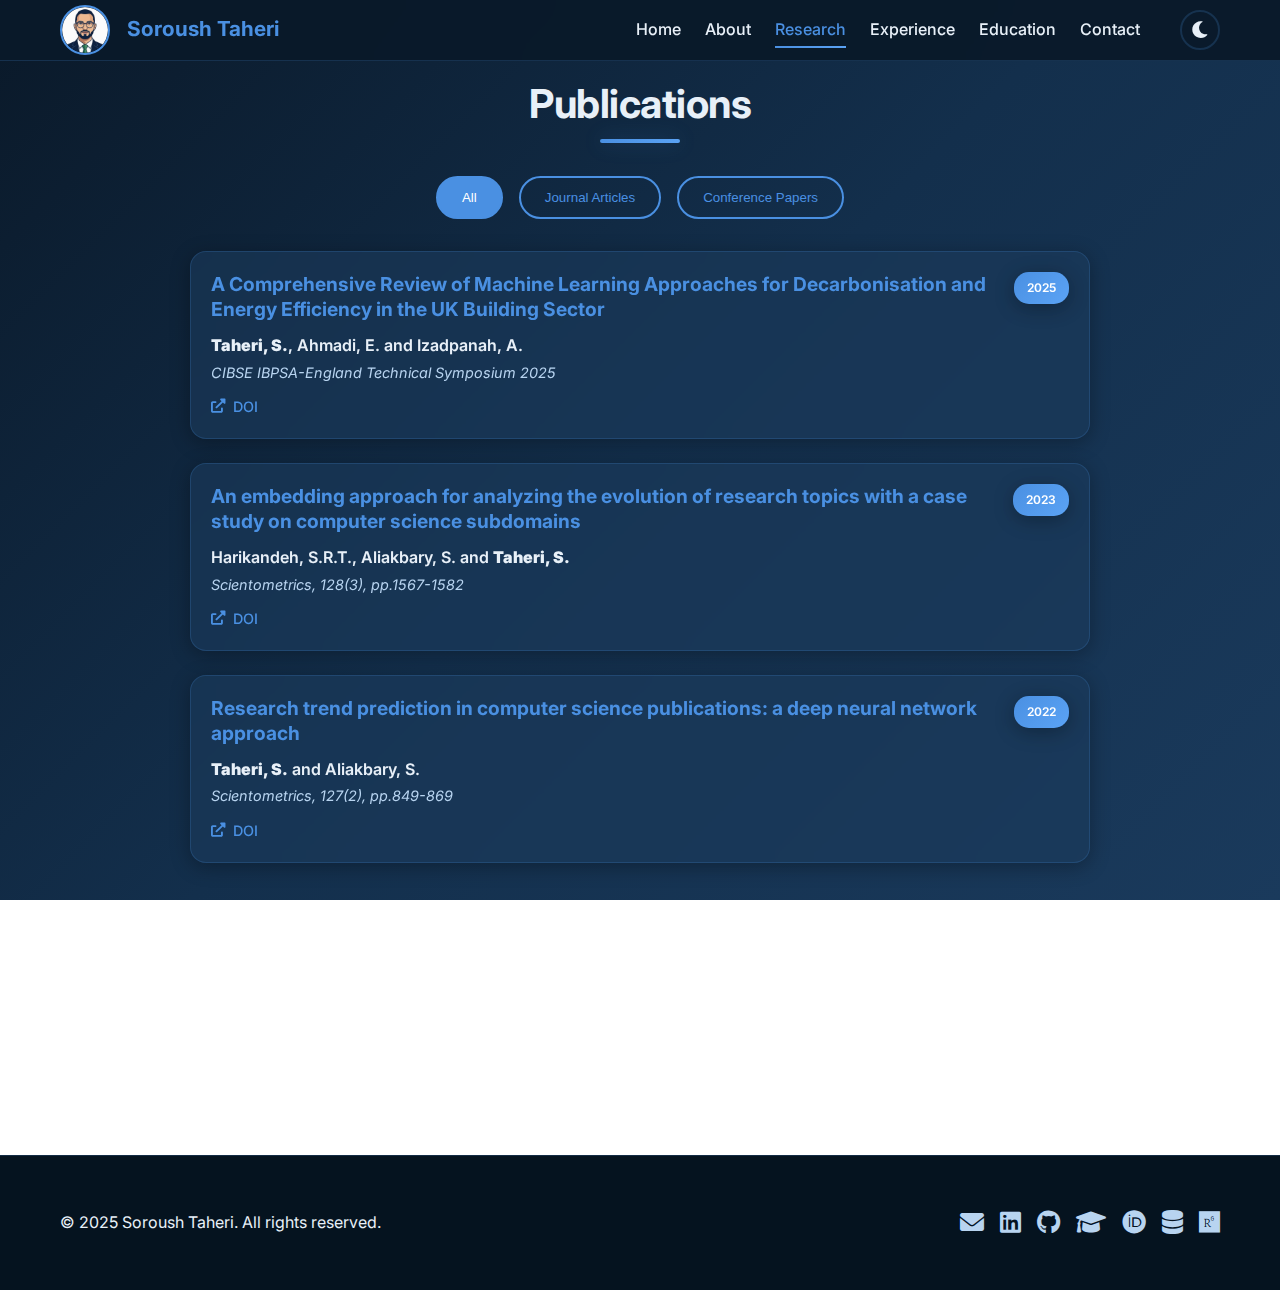
<file: research.html>
<!DOCTYPE html>
<html lang="en">
<head>
    <meta charset="UTF-8">
    <meta name="viewport" content="width=device-width, initial-scale=1.0">
    <title>Research & Publications - Soroush Taheri</title>
    <meta name="description" content="Research publications by Soroush Taheri in machine learning, data science, and scientometrics.">
    
    <!-- Fonts -->
    <link href="https://fonts.googleapis.com/css2?family=Inter:wght@300;400;500;600;700&display=swap" rel="stylesheet">
    <link href="https://cdnjs.cloudflare.com/ajax/libs/font-awesome/6.0.0/css/all.min.css" rel="stylesheet">
    
    <!-- Favicon -->
    <link rel="icon" type="image/png" href="images/thumbnail.png">
    <link rel="apple-touch-icon" href="images/thumbnail.png">
    
    <!-- CSS -->
    <link rel="stylesheet" href="styles.css">
    
    <!-- Theme initialization script (prevents flash) -->
    <script>
        (function() {
            const savedTheme = localStorage.getItem('theme') || 'dark';
            document.documentElement.setAttribute('data-theme', savedTheme);
        })();
    </script>
</head>
<body>
    <!-- Navigation -->
    <nav class="navbar" id="navbar">
        <div class="nav-container">
            <div class="nav-logo">
                <a href="index.html">
                    <img src="images/thumbnail.png" alt="Logo" class="nav-logo-img">
                    Soroush Taheri
                </a>
            </div>
            <div class="nav-menu" id="nav-menu">
                <a href="index.html" class="nav-link">Home</a>
                <a href="about.html" class="nav-link">About</a>
                <a href="research.html" class="nav-link active">Research</a>
                <a href="experience.html" class="nav-link">Experience</a>
                <a href="education.html" class="nav-link">Education</a>
                <a href="contact.html" class="nav-link">Contact</a>
                <button class="theme-toggle" id="theme-toggle" aria-label="Toggle theme">
                    <i class="fas fa-moon" id="theme-icon"></i>
                </button>
            </div>
            <div class="nav-toggle" id="nav-toggle">
                <span class="bar"></span>
                <span class="bar"></span>
                <span class="bar"></span>
            </div>
        </div>
    </nav>

    <!-- Publications Section -->
    <section id="publications" class="publications">
        <div class="container">
            <h2 class="section-title">Publications</h2>
            <div class="publications-filter">
                <button class="filter-btn active" data-filter="all">All</button>
                <button class="filter-btn" data-filter="journal">Journal Articles</button>
                <button class="filter-btn" data-filter="conference">Conference Papers</button>
            </div>
            
            <div class="publications-grid">
                <div class="publication-item" data-category="conference">
                    <div class="publication-header">
                        <h3>A Comprehensive Review of Machine Learning Approaches for Decarbonisation and Energy Efficiency in the UK Building Sector</h3>
                        <span class="publication-year">2025</span>
                    </div>
                    <div class="publication-authors">
                        <strong>Taheri, S.</strong>, Ahmadi, E. and Izadpanah, A.
                    </div>
                    <div class="publication-venue">
                        CIBSE IBPSA-England Technical Symposium 2025
                    </div>
                    <div class="publication-links">
                        <a href="https://www.researchgate.net/publication/394963499_A_Comprehensive_Review_of_Machine_Learning_Approaches_for_Decarbonisation_Energy_Efficiency_and_Management_in_the_UK_Building_Sector" target="_blank" class="publication-link">
                            <i class="fas fa-external-link-alt"></i> DOI
                        </a>
                    </div>
                </div>

                <div class="publication-item" data-category="journal">
                    <div class="publication-header">
                        <h3>An embedding approach for analyzing the evolution of research topics with a case study on computer science subdomains</h3>
                        <span class="publication-year">2023</span>
                    </div>
                    <div class="publication-authors">
                        Harikandeh, S.R.T., Aliakbary, S. and <strong>Taheri, S.</strong>
                    </div>
                    <div class="publication-venue">
                        Scientometrics, 128(3), pp.1567-1582
                    </div>
                    <div class="publication-links">
                        <a href="https://doi.org/10.1007/s11192-023-04642-4" target="_blank" class="publication-link">
                            <i class="fas fa-external-link-alt"></i> DOI
                        </a>
                    </div>
                </div>

                <div class="publication-item" data-category="journal">
                    <div class="publication-header">
                        <h3>Research trend prediction in computer science publications: a deep neural network approach</h3>
                        <span class="publication-year">2022</span>
                    </div>
                    <div class="publication-authors">
                        <strong>Taheri, S.</strong> and Aliakbary, S.
                    </div>
                    <div class="publication-venue">
                        Scientometrics, 127(2), pp.849-869
                    </div>
                    <div class="publication-links">
                        <a href="https://doi.org/10.1007/s11192-021-04240-2" target="_blank" class="publication-link">
                            <i class="fas fa-external-link-alt"></i> DOI
                        </a>
                    </div>
                </div>

                <div class="publication-item" data-category="conference">
                    <div class="publication-header">
                        <h3>Towards Study of Research Topics Evolution in Artificial Intelligence based on Topic Embedding</h3>
                        <span class="publication-year">2021</span>
                    </div>
                    <div class="publication-authors">
                        Harikandeh, S.R.T., Aliakbary, S. and <strong>Taheri, S.</strong>
                    </div>
                    <div class="publication-venue">
                        11th International Conference on Computer Engineering and Knowledge IEEE, pp. 406-411
                    </div>
                    <div class="publication-links">
                        <a href="https://doi.org/10.1109/ICCKE54056.2021.9721503" target="_blank" class="publication-link">
                            <i class="fas fa-external-link-alt"></i> DOI
                        </a>
                    </div>
                </div>
            </div>
        </div>
    </section>

    <!-- Footer -->
    <footer class="footer">
        <div class="container">
            <div class="footer-content">
                <p>&copy; 2025 Soroush Taheri. All rights reserved.</p>
                <div class="footer-links">
                    <a href="mailto:soroush.thr@gmail.com" title="Email"><i class="fas fa-envelope"></i></a>
                    <a href="https://www.linkedin.com/in/soroush-thr" target="_blank" title="LinkedIn"><i class="fab fa-linkedin"></i></a>
                    <a href="https://github.com/soroush-thr" target="_blank" title="GitHub"><i class="fab fa-github"></i></a>
                    <a href="https://scholar.google.com/citations?hl=en&user=hhoL598AAAAJ" target="_blank" title="Google Scholar"><i class="fas fa-graduation-cap"></i></a>
                    <a href="https://orcid.org/my-orcid?orcid=0000-0002-5885-3036" target="_blank" title="ORCID"><i class="fab fa-orcid"></i></a>
                    <a href="https://www.webofscience.com/wos/author/record/GVU-0703-2022" target="_blank" title="Web of Science"><i class="fas fa-database"></i></a>
                    <a href="https://www.researchgate.net/profile/Soroush_Taheri" target="_blank" title="ResearchGate"><i class="fab fa-researchgate"></i></a>
                </div>
            </div>
        </div>
    </footer>

    <!-- JavaScript -->
    <script src="script.js"></script>
</body>
</html>
</file>
<file: styles.css>
/* Reset and Base Styles */
* {
    margin: 0;
    padding: 0;
    box-sizing: border-box;
}

/* Dark Mode (Default) - Dark Navy Blue */
:root {
    /* Dark Navy Blue Theme */
    --primary-color: #4A90E2;
    --secondary-color: #5BA3F5;
    --accent-color: #6BB6FF;
    --text-primary: #E8F0F8;
    --text-secondary: #B8D4F0;
    --text-light: #8FB8E0;
    --background-primary: #0A1929;
    --background-secondary: #132F4C;
    --background-tertiary: #1A3A5C;
    --background-dark: #05131F;
    --border-color: rgba(74, 144, 226, 0.2);
    --border-hover: rgba(74, 144, 226, 0.4);
    --shadow-light: 0 4px 20px rgba(0, 0, 0, 0.3);
    --shadow-medium: 0 8px 30px rgba(0, 0, 0, 0.4);
    --shadow-heavy: 0 12px 40px rgba(0, 0, 0, 0.5);
    --shadow-glow: 0 0 20px rgba(74, 144, 226, 0.3);
    --gradient-primary: linear-gradient(135deg, #4A90E2, #5BA3F5);
    --gradient-secondary: linear-gradient(135deg, #5BA3F5, #6BB6FF);
    --gradient-hero: linear-gradient(135deg, #0A1929 0%, #132F4C 50%, #1A3A5C 100%);
    --transition: all 0.3s cubic-bezier(0.4, 0, 0.2, 1);
    --card-bg: rgba(26, 58, 92, 0.6);
    --card-hover: rgba(26, 58, 92, 0.8);
}

/* Light Mode */
[data-theme="light"] {
    --primary-color: #1E3A8A;
    --secondary-color: #2563EB;
    --accent-color: #3B82F6;
    --text-primary: #1E293B;
    --text-secondary: #475569;
    --text-light: #64748B;
    --background-primary: #FFFFFF;
    --background-secondary: #F8FAFC;
    --background-tertiary: #F1F5F9;
    --background-dark: #E2E8F0;
    --border-color: rgba(30, 58, 138, 0.15);
    --border-hover: rgba(30, 58, 138, 0.3);
    --shadow-light: 0 2px 10px rgba(0, 0, 0, 0.08);
    --shadow-medium: 0 4px 20px rgba(0, 0, 0, 0.12);
    --shadow-heavy: 0 8px 30px rgba(0, 0, 0, 0.15);
    --shadow-glow: 0 0 20px rgba(37, 99, 235, 0.2);
    --gradient-primary: linear-gradient(135deg, #1E3A8A, #2563EB);
    --gradient-secondary: linear-gradient(135deg, #2563EB, #3B82F6);
    --gradient-hero: linear-gradient(135deg, #F8FAFC 0%, #F1F5F9 50%, #E2E8F0 100%);
    --card-bg: rgba(255, 255, 255, 0.9);
    --card-hover: rgba(255, 255, 255, 1);
}

html {
    scroll-behavior: smooth;
    scroll-padding-top: 80px;
}

/* Smooth theme transitions for theme-aware elements */
body, .navbar, .profile-card, .publication-item, .timeline-content, 
.achievement-card, .education-item, .certification-item, .contact-item,
.highlight-item, .btn, .theme-toggle {
    transition: background-color 0.3s ease, color 0.3s ease, border-color 0.3s ease, box-shadow 0.3s ease;
}

body {
    font-family: 'Inter', -apple-system, BlinkMacSystemFont, 'Segoe UI', Roboto, sans-serif;
    line-height: 1.6;
    color: var(--text-primary);
    background: var(--gradient-hero);
    background-attachment: fixed;
    overflow-x: hidden;
    transition: background-color 0.3s ease, color 0.3s ease;
    min-height: 100vh;
}

.container {
    max-width: 1200px;
    margin: 0 auto;
    padding: 0 20px;
}

/* Typography */
h1, h2, h3, h4, h5, h6 {
    font-weight: 600;
    line-height: 1.2;
    margin-bottom: 0.75rem;
}

.section-title {
    font-size: 2.5rem;
    text-align: center;
    margin-bottom: 3rem;
    color: var(--text-primary);
    position: relative;
    font-weight: 700;
    letter-spacing: -0.5px;
}

.section-title::after {
    content: '';
    position: absolute;
    bottom: -15px;
    left: 50%;
    transform: translateX(-50%);
    width: 80px;
    height: 4px;
    background: var(--gradient-primary);
    border-radius: 2px;
    box-shadow: var(--shadow-glow);
}

/* Navigation */
.navbar {
    position: fixed;
    top: 0;
    width: 100%;
    background: rgba(10, 25, 41, 0.95);
    backdrop-filter: blur(20px);
    z-index: 1000;
    transition: var(--transition);
    border-bottom: 1px solid var(--border-color);
}

[data-theme="light"] .navbar {
    background: rgba(255, 255, 255, 0.95);
}

.navbar.scrolled {
    background: rgba(10, 25, 41, 0.98);
    box-shadow: var(--shadow-medium);
    border-bottom: 1px solid var(--border-hover);
}

[data-theme="light"] .navbar.scrolled {
    background: rgba(255, 255, 255, 0.98);
}

.nav-container {
    max-width: 1200px;
    margin: 0 auto;
    padding: 0 20px;
    display: flex;
    justify-content: space-between;
    align-items: center;
    height: 60px;
}

.nav-logo a {
    font-size: 1.3rem;
    font-weight: 700;
    color: var(--primary-color);
    text-decoration: none;
    transition: var(--transition);
}

.nav-logo a:hover {
    color: var(--secondary-color);
}

.nav-logo-img {
    height: 50px;
    width: 50px;
    margin-right: 12px;
    vertical-align: middle;
    border-radius: 50%;
    object-fit: cover;
    object-position: center;
    display: inline-block;
    border: 2px solid var(--primary-color);
}

.nav-menu {
    display: flex;
    gap: 1.5rem;
    align-items: center;
}

.nav-link {
    color: var(--text-primary);
    text-decoration: none;
    font-weight: 500;
    transition: var(--transition);
    position: relative;
}

.nav-link::after {
    content: '';
    position: absolute;
    bottom: -5px;
    left: 0;
    width: 0;
    height: 2px;
    background: var(--gradient-primary);
    transition: var(--transition);
}

.nav-link:hover::after,
.nav-link.active::after {
    width: 100%;
}

.nav-link:hover,
.nav-link.active {
    color: var(--primary-color);
}

.nav-toggle {
    display: none;
    flex-direction: column;
    cursor: pointer;
}

.bar {
    width: 25px;
    height: 3px;
    background: var(--text-primary);
    margin: 3px 0;
    transition: var(--transition);
    border-radius: 2px;
}

/* Theme Toggle Button */
.theme-toggle {
    background: transparent;
    border: 2px solid var(--border-color);
    color: var(--text-primary);
    width: 40px;
    height: 40px;
    border-radius: 50%;
    display: flex;
    align-items: center;
    justify-content: center;
    cursor: pointer;
    transition: var(--transition);
    margin-left: 1rem;
    font-size: 1.2rem;
}

.theme-toggle:hover {
    background: var(--card-bg);
    border-color: var(--primary-color);
    transform: rotate(15deg);
    box-shadow: var(--shadow-glow);
}

[data-theme="light"] .theme-toggle {
    border-color: var(--border-color);
}

/* Hero Section */
.hero {
    min-height: 85vh;
    display: flex;
    align-items: flex-start;
    padding-top: 80px;
    background: transparent;
    position: relative;
    overflow: hidden;
}

.hero::before {
    content: '';
    position: absolute;
    top: 0;
    left: 0;
    right: 0;
    bottom: 0;
    background: url('data:image/svg+xml,<svg xmlns="http://www.w3.org/2000/svg" viewBox="0 0 100 100"><defs><pattern id="grain" width="100" height="100" patternUnits="userSpaceOnUse"><circle cx="50" cy="50" r="1" fill="%234A90E2" opacity="0.05"/></pattern></defs><rect width="100" height="100" fill="url(%23grain)"/></svg>');
    pointer-events: none;
    opacity: 0.3;
}

[data-theme="light"] .hero::before {
    background: url('data:image/svg+xml,<svg xmlns="http://www.w3.org/2000/svg" viewBox="0 0 100 100"><defs><pattern id="grain" width="100" height="100" patternUnits="userSpaceOnUse"><circle cx="50" cy="50" r="1" fill="%231E3A8A" opacity="0.05"/></pattern></defs><rect width="100" height="100" fill="url(%23grain)"/></svg>');
}

.hero-container {
    max-width: 1200px;
    margin: 0 auto;
    padding: 40px 20px 0 20px;
    position: relative;
    z-index: 1;
}

.hero-content {
    display: grid;
    grid-template-columns: 1fr 1fr;
    gap: 4rem;
    align-items: center;
}



.hero-title {
    font-size: 3.5rem;
    margin-bottom: 1rem;
    line-height: 1.1;
    font-weight: 700;
    letter-spacing: -1px;
}

.highlight {
    background: var(--gradient-primary);
    -webkit-background-clip: text;
    -webkit-text-fill-color: transparent;
    background-clip: text;
}

.hero-subtitle {
    font-size: 1.5rem;
    color: var(--text-secondary);
    margin-bottom: 1.5rem;
    font-weight: 500;
    letter-spacing: 0.5px;
}

.hero-description {
    font-size: 1.1rem;
    color: var(--text-secondary);
    margin-bottom: 2rem;
    line-height: 1.7;
    max-width: 600px;
}

.hero-stats {
    display: flex;
    gap: 2rem;
    margin-bottom: 2rem;
}

.stat {
    text-align: center;
}

.stat-number {
    display: block;
    font-size: 2rem;
    font-weight: 700;
    color: var(--primary-color);
}

.stat-label {
    font-size: 0.9rem;
    color: var(--text-secondary);
    text-transform: uppercase;
    letter-spacing: 0.5px;
}

.hero-buttons {
    display: flex;
    gap: 1rem;
    margin-bottom: 2rem;
}

.btn {
    padding: 12px 30px;
    border: none;
    border-radius: 50px;
    font-weight: 600;
    text-decoration: none;
    display: inline-flex;
    align-items: center;
    gap: 0.5rem;
    transition: var(--transition);
    cursor: pointer;
    font-size: 1rem;
}

.btn-primary {
    background: var(--gradient-primary);
    color: var(--background-primary);
    box-shadow: var(--shadow-light);
    font-weight: 600;
}

.btn-primary:hover {
    transform: translateY(-2px);
    box-shadow: var(--shadow-medium), var(--shadow-glow);
}

.btn-secondary {
    background: transparent;
    color: var(--primary-color);
    border: 2px solid var(--primary-color);
    font-weight: 600;
}

.btn-secondary:hover {
    background: var(--gradient-primary);
    color: var(--background-primary);
    transform: translateY(-2px);
    box-shadow: var(--shadow-glow);
}



.profile-card {
    background: white;
    border-radius: 25px;
    padding: 2.5rem;
    box-shadow: var(--shadow-heavy);
    text-align: center;
    transform: perspective(1000px) rotateY(-3deg);
    transition: var(--transition);
    border: 1px solid rgba(0, 0, 128, 0.1);
}

.profile-card:hover {
    transform: perspective(1000px) rotateY(0deg);
    box-shadow: var(--shadow-heavy), var(--shadow-glow);
    background: var(--card-hover);
    border-color: var(--border-hover);
}

.profile-image {
    position: relative;
    margin-bottom: 2rem;
    display: inline-block;
}

.profile-photo {
    width: 200px;
    height: 200px;
    border-radius: 50%;
    object-fit: cover;
    border: 4px solid var(--background-primary);
    box-shadow: var(--shadow-medium), var(--shadow-glow);
    transition: var(--transition);
}

.profile-card:hover .profile-photo {
    transform: scale(1.05);
    box-shadow: var(--shadow-heavy);
}

.profile-status {
    position: absolute;
    bottom: 10px;
    right: 10px;
    background: white;
    padding: 0.5rem 1rem;
    border-radius: 20px;
    box-shadow: var(--shadow-light);
    display: flex;
    align-items: center;
    gap: 0.5rem;
    font-size: 0.8rem;
    font-weight: 600;
    color: var(--text-primary);
}

.status-dot {
    width: 8px;
    height: 8px;
    background: #4CAF50;
    border-radius: 50%;
    animation: pulse 2s infinite;
}

@keyframes pulse {
    0% { opacity: 1; }
    50% { opacity: 0.5; }
    100% { opacity: 1; }
}

.profile-info h3 {
    color: var(--primary-color);
    margin-bottom: 1.5rem;
    font-size: 1.3rem;
}

.expertise-tags {
    display: flex;
    flex-wrap: wrap;
    gap: 0.5rem;
    justify-content: center;
}

.expertise-tag {
    background: var(--gradient-primary);
    color: white;
    padding: 0.5rem 1.2rem;
    border-radius: 15px;
    font-size: 0.8rem;
    font-weight: 600;
    transition: var(--transition);
    min-width: 120px;
    text-align: center;
}

.expertise-tag:hover {
    transform: translateY(-2px);
    box-shadow: var(--shadow-light);
}

/* About Section */
/* Overview Section */
.overview {
    padding: 2.5rem 0;
    background: transparent;
}

.overview .section-title {
    margin-bottom: 1.5rem;
    font-size: 2.2rem;
}

.overview-grid {
    display: grid;
    grid-template-columns: repeat(2, 1fr);
    gap: 1.5rem;
    margin-top: 2rem;
    max-width: 900px;
    margin-left: auto;
    margin-right: auto;
}

.overview-card {
    background: var(--card-bg);
    border-radius: 16px;
    padding: 1.25rem;
    text-align: center;
    transition: var(--transition);
    border: 1px solid var(--border-color);
    display: flex;
    flex-direction: column;
    align-items: center;
    gap: 1rem;
}

.overview-card:hover {
    transform: translateY(-8px);
    box-shadow: var(--shadow-medium), var(--shadow-glow);
    background: var(--card-hover);
    border-color: var(--border-hover);
}

.overview-card i {
    font-size: 2.5rem;
    color: var(--primary-color);
    margin-bottom: 0.25rem;
}

.overview-card h3 {
    font-size: 1.3rem;
    color: var(--text-primary);
    margin-bottom: 0.75rem;
    font-weight: 600;
}

.overview-card p {
    color: var(--text-secondary);
    line-height: 1.5;
    margin-bottom: 1rem;
    flex-grow: 1;
    font-size: 0.95rem;
}

.btn-outline {
    background: transparent;
    color: var(--primary-color);
    border: 2px solid var(--primary-color);
    padding: 10px 24px;
    border-radius: 50px;
    text-decoration: none;
    font-weight: 600;
    transition: var(--transition);
    display: inline-flex;
    align-items: center;
    gap: 0.5rem;
}

.btn-outline:hover {
    background: var(--gradient-primary);
    color: var(--background-primary);
    transform: translateY(-2px);
    box-shadow: var(--shadow-glow);
}

.about {
    padding: 5rem 0;
    background: transparent;
}

.about-content {
    display: grid;
    grid-template-columns: 2fr 1fr;
    gap: 3rem;
    align-items: start;
}

.lead {
    font-size: 1.3rem;
    color: var(--text-primary);
    margin-bottom: 2rem;
    font-weight: 600;
    line-height: 1.4;
    padding-bottom: 1rem;
    border-bottom: 2px solid var(--border-color);
}

.about-text p {
    margin-bottom: 1.8rem;
    color: var(--text-secondary);
    line-height: 1.4;
    font-size: 1rem;
    text-align: justify;
}

.about-expertise,
.about-experience {
    margin-bottom: 2rem;
    padding: 1.5rem;
    background: var(--background-secondary);
    border-radius: 12px;
    border-left: 4px solid var(--primary-color);
}

.about-expertise h3,
.about-experience h3 {
    color: var(--primary-color);
    font-size: 1.1rem;
    font-weight: 600;
    margin-bottom: 1rem;
    display: flex;
    align-items: center;
    gap: 0.5rem;
}

.about-expertise h3::before {
    content: "🎯";
    font-size: 1.2rem;
}

.about-experience h3::before {
    content: "📊";
    font-size: 1.2rem;
}

.about-expertise p,
.about-experience p {
    margin-bottom: 0;
    color: var(--text-secondary);
    line-height: 1.4;
    font-size: 0.95rem;
}

.about-expertise strong,
.about-experience strong {
    color: var(--primary-color);
    font-weight: 600;
}

.about-highlights {
    display: flex;
    flex-direction: column;
    gap: 1.2rem;
    max-width: 900px;
    margin: 0 auto;
}

.highlight-item {
    display: flex;
    align-items: flex-start;
    gap: 1rem;
    padding: 1.25rem;
    background: var(--card-bg);
    border-radius: 16px;
    transition: var(--transition);
    border-left: 3px solid var(--primary-color);
    border: 1px solid var(--border-color);
}

.highlight-item:hover {
    transform: translateY(-5px);
    box-shadow: var(--shadow-medium), var(--shadow-glow);
    background: var(--card-hover);
    border-color: var(--border-hover);
}

.highlight-item i {
    font-size: 2rem;
    color: var(--primary-color);
    min-width: 50px;
}

.highlight-item h4 {
    margin-bottom: 0.4rem;
    color: var(--primary-color);
    font-size: 1rem;
    font-weight: 600;
}

.highlight-item p {
    color: var(--text-secondary);
    margin: 0;
    font-size: 0.85rem;
    line-height: 1.3;
}



/* Publications Section */
.publications {
    padding: 5rem 0;
    background: transparent;
}

.publications-filter {
    display: flex;
    justify-content: center;
    gap: 1rem;
    margin-bottom: 2rem;
}

.filter-btn {
    padding: 0.75rem 1.5rem;
    border: 2px solid var(--primary-color);
    background: transparent;
    color: var(--primary-color);
    border-radius: 25px;
    cursor: pointer;
    transition: var(--transition);
    font-weight: 500;
}

.filter-btn.active,
.filter-btn:hover {
    background: var(--primary-color);
    color: white;
}

.publications-grid {
    display: grid;
    gap: 1.5rem;
    max-width: 900px;
    margin: 0 auto;
}

.publication-item {
    background: var(--card-bg);
    backdrop-filter: blur(10px);
    border-radius: 16px;
    padding: 1.25rem;
    box-shadow: var(--shadow-light);
    transition: var(--transition);
    border-left: 3px solid var(--primary-color);
    border: 1px solid var(--border-color);
    position: relative;
}

.publication-item.clickable {
    cursor: pointer;
}

.publication-item.clickable:hover {
    transform: translateY(-4px);
    box-shadow: var(--shadow-medium), var(--shadow-glow);
    border-left-color: var(--secondary-color);
    background: var(--card-hover);
    border-color: var(--border-hover);
}

.publication-item.clickable.expanded {
    border-left-color: var(--secondary-color);
    background: var(--card-hover);
}

.publication-item:not(.clickable):hover {
    transform: translateY(-5px);
    box-shadow: var(--shadow-medium), var(--shadow-glow);
    background: var(--card-hover);
    border-color: var(--border-hover);
}

.publication-header {
    display: flex;
    justify-content: space-between;
    align-items: flex-start;
    margin-bottom: 0.75rem;
    flex-wrap: wrap;
    gap: 0.75rem;
}

.publication-header h3 {
    color: var(--primary-color);
    font-size: 1.2rem;
    line-height: 1.3;
    flex: 1;
    margin-right: 1rem;
    font-weight: 700;
    min-width: 200px;
    margin-bottom: 0;
}

.publication-year {
    background: var(--gradient-primary);
    color: white;
    padding: 0.4rem 0.8rem;
    border-radius: 15px;
    font-size: 0.75rem;
    font-weight: 600;
    white-space: nowrap;
    box-shadow: var(--shadow-light);
}

.publication-authors {
    color: var(--text-primary);
    margin-bottom: 0.4rem;
    font-weight: 600;
    font-size: 1rem;
    line-height: 1.4;
}

.publication-venue {
    color: var(--text-secondary);
    margin-bottom: 0.75rem;
    font-style: italic;
    font-size: 0.9rem;
    line-height: 1.4;
}

.publication-links {
    display: flex;
    gap: 1rem;
    margin-top: 0;
    margin-bottom: 0;
}

.publication-link {
    color: var(--primary-color);
    text-decoration: none;
    font-weight: 500;
    transition: var(--transition);
    display: flex;
    align-items: center;
    gap: 0.5rem;
    font-size: 0.9rem;
}

.publication-link:hover {
    color: var(--secondary-color);
}

.publication-item.clickable .click-indicator {
    display: flex;
    align-items: center;
    gap: 0.5rem;
    margin-top: 0.75rem;
    padding: 0.6rem 0.9rem;
    background: var(--background-secondary);
    border-radius: 8px;
    color: var(--primary-color);
    font-weight: 600;
    font-size: 0.85rem;
    transition: var(--transition);
    border: 1px solid var(--border-color);
    user-select: none;
}

.publication-item.clickable:hover .click-indicator {
    background: var(--gradient-primary);
    color: white;
    border-color: var(--primary-color);
    transform: translateX(5px);
}

.publication-item.clickable.expanded .click-indicator {
    background: var(--gradient-primary);
    color: white;
    border-color: var(--primary-color);
}

.publication-item.clickable.expanded .click-indicator i {
    transform: rotate(180deg);
}

.publication-item.clickable .click-indicator i {
    transition: var(--transition);
    font-size: 0.85rem;
}

.publication-item.clickable .publication-details {
    display: none;
    list-style: none;
    margin-top: 0.75rem;
}

.publication-item.clickable.expanded .publication-details {
    display: block;
}

.publication-abstract {
    margin-bottom: 1rem;
}

.publication-abstract h4 {
    color: var(--primary-color);
    font-size: 1rem;
    font-weight: 600;
    margin-bottom: 0.5rem;
}

.publication-abstract p {
    color: var(--text-secondary);
    line-height: 1.4;
    font-size: 0.9rem;
    margin-bottom: 0.5rem;
}

.publication-keywords {
    margin-top: 0.75rem;
}

.publication-keywords h4 {
    color: var(--primary-color);
    font-size: 1rem;
    font-weight: 600;
    margin-bottom: 0.5rem;
}

.publication-keywords ul {
    list-style: none;
    padding: 0;
    margin: 0;
}

.publication-keywords li {
    margin-bottom: 0.5rem;
    color: var(--text-secondary);
    line-height: 1.4;
    position: relative;
    padding-left: 1.75rem;
    font-size: 0.9rem;
}

.publication-keywords li::before {
    content: '▶';
    color: var(--primary-color);
    font-weight: bold;
    position: absolute;
    left: 0;
    top: 0;
    font-size: 0.8rem;
}

/* Experience Section */
.experience {
    padding: 80px 0 2rem 0;
    background: transparent;
    position: relative;
}

.experience::before {
    content: '';
    position: absolute;
    top: 0;
    left: 0;
    right: 0;
    bottom: 0;
    background: url('data:image/svg+xml,<svg xmlns="http://www.w3.org/2000/svg" viewBox="0 0 100 100"><defs><pattern id="dots" width="20" height="20" patternUnits="userSpaceOnUse"><circle cx="10" cy="10" r="1" fill="%234A90E2" opacity="0.05"/></pattern></defs><rect width="100" height="100" fill="url(%23dots)"/></svg>');
    pointer-events: none;
    opacity: 0.3;
}

.timeline {
    position: relative;
    max-width: 900px;
    margin: 0 auto;
}

.timeline::before {
    content: '';
    position: absolute;
    left: 20px;
    top: 0;
    bottom: 0;
    width: 2px;
    background: var(--gradient-primary);
    border-radius: 2px;
}

.timeline-item {
    position: relative;
    margin-bottom: 1.5rem;
    padding-left: 60px;
}

.timeline-marker {
    position: absolute;
    left: 11px;
    top: 0;
    width: 18px;
    height: 18px;
    background: var(--gradient-primary);
    border-radius: 50%;
    border: 3px solid var(--background-primary);
    box-shadow: var(--shadow-medium), var(--shadow-glow);
    z-index: 2;
    display: flex;
    align-items: center;
    justify-content: center;
    transition: var(--transition);
}

.timeline-marker::after {
    content: '';
    position: absolute;
    width: 6px;
    height: 6px;
    background: var(--background-primary);
    border-radius: 50%;
    transition: var(--transition);
}

.timeline-item:hover .timeline-marker {
    transform: scale(1.1);
    box-shadow: var(--shadow-heavy);
}

.timeline-item:hover .timeline-marker::after {
    transform: scale(1.2);
}

.timeline-content {
    background: var(--card-bg);
    backdrop-filter: blur(10px);
    border-radius: 16px;
    padding: 1.25rem;
    box-shadow: var(--shadow-light);
    transition: var(--transition);
    border-left: 3px solid var(--primary-color);
    border: 1px solid var(--border-color);
    position: relative;
}

.timeline-content.clickable {
    cursor: pointer;
}

.timeline-content.clickable:hover {
    transform: translateY(-4px);
    box-shadow: var(--shadow-medium), var(--shadow-glow);
    border-left-color: var(--secondary-color);
    background: var(--card-hover);
    border-color: var(--border-hover);
}

.timeline-content.clickable.expanded {
    border-left-color: var(--secondary-color);
    background: var(--card-hover);
}

.click-indicator {
    display: flex;
    align-items: center;
    gap: 0.5rem;
    margin-top: 0.75rem;
    padding: 0.6rem 0.9rem;
    background: var(--background-secondary);
    border-radius: 8px;
    color: var(--primary-color);
    font-weight: 600;
    font-size: 0.85rem;
    transition: var(--transition);
    border: 1px solid var(--border-color);
    user-select: none;
}

.timeline-content.clickable:hover .click-indicator {
    background: var(--gradient-primary);
    color: white;
    border-color: var(--primary-color);
    transform: translateX(5px);
}

.timeline-content.clickable.expanded .click-indicator {
    background: var(--gradient-primary);
    color: white;
    border-color: var(--primary-color);
}

.timeline-content.clickable.expanded .click-indicator i {
    transform: rotate(180deg);
}

.click-indicator i {
    transition: var(--transition);
    font-size: 0.85rem;
}


.timeline-content:not(.clickable)::before {
    content: '';
    position: absolute;
    left: -8px;
    top: 20px;
    width: 0;
    height: 0;
    border-top: 8px solid transparent;
    border-bottom: 8px solid transparent;
    border-right: 8px solid var(--primary-color);
}

.timeline-content:not(.clickable):hover {
    transform: translateY(-8px);
    box-shadow: var(--shadow-heavy), var(--shadow-glow);
    border-left-color: var(--secondary-color);
    background: var(--card-hover);
    border-color: var(--border-hover);
}

.timeline-content:not(.clickable):hover::before {
    border-right-color: var(--secondary-color);
}

.experience-header {
    display: flex;
    justify-content: space-between;
    align-items: flex-start;
    margin-bottom: 0.75rem;
    flex-wrap: wrap;
    gap: 0.75rem;
}

.experience-header h3 {
    color: var(--primary-color);
    font-size: 1.2rem;
    font-weight: 700;
    line-height: 1.3;
    flex: 1;
    min-width: 200px;
}

.experience-period {
    background: var(--gradient-primary);
    color: white;
    padding: 0.4rem 0.8rem;
    border-radius: 15px;
    font-size: 0.75rem;
    font-weight: 600;
    white-space: nowrap;
    box-shadow: var(--shadow-light);
}

.timeline-content h4 {
    color: var(--text-primary);
    margin-bottom: 0.4rem;
    font-size: 1rem;
    font-weight: 600;
}

.experience-location {
    color: var(--text-secondary);
    margin-bottom: 0.75rem;
    font-style: italic;
    display: flex;
    align-items: center;
    gap: 0.5rem;
    font-size: 0.9rem;
}

.experience-location::before {
    content: '📍';
    font-size: 0.9rem;
}

.timeline-content.clickable .experience-achievements {
    display: none;
    list-style: none;
    margin-top: 0.75rem;
}

.timeline-content.clickable.expanded .experience-achievements {
    display: block;
}

.experience-achievements li {
    margin-bottom: 0.5rem;
    color: var(--text-secondary);
    line-height: 1.4;
    position: relative;
    padding-left: 1.75rem;
    font-size: 0.9rem;
}

.experience-achievements li::before {
    content: '▶';
    color: var(--primary-color);
    font-weight: bold;
    position: absolute;
    left: 0;
    top: 0;
    font-size: 0.8rem;
}

.experience-achievements li strong {
    color: var(--primary-color);
    font-weight: 600;
}

/* Add subtle animation to timeline items */
.timeline-item {
    opacity: 0;
    transform: translateX(-30px);
    animation: slideInLeft 0.6s ease-out forwards;
}

.timeline-item:nth-child(1) { animation-delay: 0.1s; }
.timeline-item:nth-child(2) { animation-delay: 0.2s; }
.timeline-item:nth-child(3) { animation-delay: 0.3s; }
.timeline-item:nth-child(4) { animation-delay: 0.4s; }

@keyframes slideInLeft {
    to {
        opacity: 1;
        transform: translateX(0);
    }
}

/* Projects Section */
.projects {
    padding: 5rem 0;
    background: var(--background-primary);
}

.projects-grid {
    display: grid;
    grid-template-columns: repeat(auto-fit, minmax(300px, 1fr));
    gap: 2rem;
}

.project-card {
    background: white;
    border-radius: 20px;
    padding: 2rem;
    box-shadow: var(--shadow-light);
    transition: var(--transition);
    text-align: center;
}

.project-card:hover {
    transform: translateY(-10px);
    box-shadow: var(--shadow-heavy);
}

.project-icon {
    width: 80px;
    height: 80px;
    background: var(--gradient-primary);
    border-radius: 50%;
    display: flex;
    align-items: center;
    justify-content: center;
    margin: 0 auto 1.5rem;
}

.project-icon i {
    font-size: 2rem;
    color: white;
}

.project-card h3 {
    color: var(--primary-color);
    margin-bottom: 1rem;
    font-size: 1.2rem;
}

.project-card p {
    color: var(--text-secondary);
    line-height: 1.3;
    margin-bottom: 1.5rem;
}

.project-collaborator {
    display: flex;
    align-items: center;
    gap: 0.5rem;
    color: var(--text-secondary);
    font-size: 0.9rem;
    justify-content: center;
}

.project-collaborator i {
    color: var(--primary-color);
}

/* Achievements Section */
.achievements {
    padding: 2rem 0 5rem 0;
    background: transparent;
    position: relative;
}

.achievements::before {
    content: '';
    position: absolute;
    top: 0;
    left: 0;
    right: 0;
    bottom: 0;
    background: url('data:image/svg+xml,<svg xmlns="http://www.w3.org/2000/svg" viewBox="0 0 100 100"><defs><pattern id="achievement-dots" width="25" height="25" patternUnits="userSpaceOnUse"><circle cx="12.5" cy="12.5" r="1.5" fill="%234A90E2" opacity="0.05"/></pattern></defs><rect width="100" height="100" fill="url(%23achievement-dots)"/></svg>');
    pointer-events: none;
    opacity: 0.3;
}

.achievements-grid {
    display: grid;
    grid-template-columns: repeat(3, 1fr);
    gap: 1.2rem;
    position: relative;
    z-index: 1;
    max-width: 900px;
    margin: 0 auto;
}

.achievement-card {
    background: var(--card-bg);
    backdrop-filter: blur(10px);
    border-radius: 16px;
    padding: 1.25rem;
    box-shadow: var(--shadow-light);
    transition: var(--transition);
    border-left: 3px solid var(--primary-color);
    border: 1px solid var(--border-color);
    position: relative;
    overflow: hidden;
}

.achievement-card::before {
    content: '';
    position: absolute;
    top: 0;
    left: 0;
    right: 0;
    height: 4px;
    background: var(--gradient-primary);
    transform: scaleX(0);
    transition: var(--transition);
}

.achievement-card:hover::before {
    transform: scaleX(1);
}

.achievement-card:hover {
    transform: translateY(-8px);
    box-shadow: var(--shadow-heavy), var(--shadow-glow);
    border-left-color: var(--secondary-color);
    background: var(--card-hover);
    border-color: var(--border-hover);
}

.achievement-icon {
    width: 50px;
    height: 50px;
    background: var(--gradient-primary);
    border-radius: 12px;
    display: flex;
    align-items: center;
    justify-content: center;
    margin-bottom: 1rem;
    transition: var(--transition);
}

.achievement-card:hover .achievement-icon {
    transform: scale(1.1) rotate(5deg);
    box-shadow: var(--shadow-medium);
}

.achievement-icon i {
    font-size: 1.5rem;
    color: white;
}

.achievement-content h3 {
    color: var(--primary-color);
    font-size: 1.1rem;
    font-weight: 700;
    margin-bottom: 0.5rem;
    line-height: 1.3;
}

.achievement-content p {
    color: var(--text-secondary);
    line-height: 1.2;
    margin-bottom: 0.8rem;
    font-size: 0.85rem;
}

.achievement-tags {
    display: flex;
    flex-wrap: wrap;
    gap: 0.4rem;
}

.tag {
    background: var(--background-tertiary);
    color: var(--text-primary);
    padding: 0.3rem 0.6rem;
    border-radius: 12px;
    font-size: 0.75rem;
    font-weight: 600;
    border: 1px solid var(--border-color);
    transition: var(--transition);
}

.achievement-card:hover .tag {
    background: var(--gradient-primary);
    color: var(--background-primary);
    border-color: var(--primary-color);
    transform: translateY(-2px);
}

/* Education Section */
.education {
    padding: 5rem 0;
    background: transparent;
}

.education-timeline {
    max-width: 900px;
    margin: 0 auto;
}

.education-item {
    background: var(--card-bg);
    backdrop-filter: blur(10px);
    border-radius: 16px;
    padding: 1.25rem;
    margin-bottom: 1.5rem;
    box-shadow: var(--shadow-light);
    transition: var(--transition);
    border-left: 3px solid var(--primary-color);
    border: 1px solid var(--border-color);
    position: relative;
}

.education-item:hover {
    transform: translateY(-5px);
    box-shadow: var(--shadow-medium), var(--shadow-glow);
    background: var(--card-hover);
    border-color: var(--border-hover);
}

.education-header {
    display: flex;
    justify-content: space-between;
    align-items: center;
    margin-bottom: 0.5rem;
}

.education-header h3 {
    color: var(--primary-color);
    font-size: 1.3rem;
}

.education-gpa {
    background: var(--gradient-primary);
    color: white;
    padding: 0.25rem 0.75rem;
    border-radius: 15px;
    font-size: 0.9rem;
    font-weight: 600;
}

.education-item h4 {
    color: var(--text-primary);
    margin-bottom: 0.25rem;
}

.education-location {
    color: var(--text-secondary);
    margin-bottom: 0.5rem;
    font-style: italic;
}

.education-period {
    color: var(--text-secondary);
    margin-bottom: 1rem;
    font-weight: 500;
}

.education-courses h5 {
    color: var(--primary-color);
    margin-bottom: 0.5rem;
}

.education-courses p {
    color: var(--text-secondary);
    line-height: 1.3;
}

/* Certifications Section */
.certifications {
    padding: 5rem 0;
    background: transparent;
}

.certifications::before {
    content: '';
    position: absolute;
    top: 0;
    left: 0;
    right: 0;
    bottom: 0;
    background-image: 
        radial-gradient(circle at 20% 80%, rgba(74, 144, 226, 0.05) 0%, transparent 50%),
        radial-gradient(circle at 80% 20%, rgba(91, 163, 245, 0.05) 0%, transparent 50%);
    pointer-events: none;
    opacity: 0.3;
}

.certifications-grid {
    display: grid;
    grid-template-columns: repeat(3, 1fr);
    gap: 1.2rem;
    margin-top: 1.5rem;
    max-width: 900px;
    margin-left: auto;
    margin-right: auto;
}

.certification-item {
    background: var(--card-bg);
    backdrop-filter: blur(10px);
    border-radius: 16px;
    padding: 1.25rem;
    box-shadow: var(--shadow-light);
    transition: all 0.3s ease;
    border: 1px solid var(--border-color);
    position: relative;
    overflow: hidden;
}

.certification-item::before {
    content: '';
    position: absolute;
    top: 0;
    left: 0;
    right: 0;
    height: 4px;
    background: var(--gradient-primary);
    transform: scaleX(0);
    transition: transform 0.3s ease;
}

.certification-item:hover::before {
    transform: scaleX(1);
}

.certification-item:hover {
    transform: translateY(-5px);
    box-shadow: var(--shadow-medium), var(--shadow-glow);
    background: var(--card-hover);
    border-color: var(--border-hover);
}

.certification-header {
    display: flex;
    align-items: flex-start;
    gap: 0.75rem;
    margin-bottom: 1rem;
}

.certification-icon {
    width: 50px;
    height: 50px;
    border-radius: 10px;
    background: var(--gradient-primary);
    display: flex;
    align-items: center;
    justify-content: center;
    flex-shrink: 0;
    box-shadow: var(--shadow-light);
}

.certification-icon i {
    font-size: 1.2rem;
    color: white;
}

.certification-info h3 {
    color: var(--text-primary);
    margin-bottom: 0.25rem;
    font-size: 1rem;
    line-height: 1.3;
}

.certification-issuer {
    color: var(--primary-color);
    font-weight: 600;
    font-size: 0.9rem;
    margin: 0;
}

.certification-details {
    display: flex;
    flex-direction: column;
    gap: 0.25rem;
    margin-bottom: 1rem;
}

.certification-date,
.certification-id {
    color: var(--text-secondary);
    font-size: 0.85rem;
    font-weight: 500;
}

.certification-verify {
    margin-top: auto;
}

.verify-link {
    display: inline-flex;
    align-items: center;
    gap: 0.4rem;
    color: var(--primary-color);
    text-decoration: none;
    font-weight: 600;
    font-size: 0.85rem;
    transition: all 0.3s ease;
}

.verify-link:hover {
    color: var(--secondary-color);
    transform: translateX(5px);
}

.verify-link i {
    font-size: 0.8rem;
}

/* Responsive Design for Certifications */
@media (max-width: 1024px) {
    .certifications-grid {
        grid-template-columns: repeat(2, 1fr);
    }
}

@media (max-width: 768px) {
    .certifications {
        padding: 2rem 0;
    }
    
    .certifications-grid {
        grid-template-columns: 1fr;
        gap: 1rem;
        margin-top: 1.5rem;
    }
    
    .certification-item {
        padding: 1.25rem;
    }
    
    .certification-header {
        gap: 0.5rem;
    }
    
    .certification-icon {
        width: 45px;
        height: 45px;
    }
    
    .certification-icon i {
        font-size: 1.1rem;
    }
}

@media (max-width: 480px) {
    .certification-item {
        padding: 1rem;
    }
    
    .certification-info h3 {
        font-size: 0.95rem;
    }
    
    .certification-issuer {
        font-size: 0.85rem;
    }
}

/* Contact Section */
.contact {
    padding: 5rem 0;
    background: transparent;
}

.contact-content {
    max-width: 900px;
    margin: 0 auto;
    text-align: center;
}

.contact-header {
    margin-bottom: 2rem;
}

.contact-header h3 {
    color: var(--primary-color);
    margin-bottom: 0.75rem;
    font-size: 1.6rem;
}

.contact-header p {
    color: var(--text-secondary);
    line-height: 1.3;
    font-size: 1rem;
}

.contact-grid {
    display: grid;
    grid-template-columns: repeat(auto-fit, minmax(320px, 1fr));
    gap: 1.2rem;
    max-width: 900px;
    margin: 0 auto;
}

.contact-item {
    display: flex;
    align-items: center;
    gap: 1rem;
    padding: 1.25rem;
    background: var(--card-bg);
    backdrop-filter: blur(10px);
    border-radius: 16px;
    box-shadow: var(--shadow-light);
    transition: var(--transition);
    text-align: left;
    min-height: 80px;
    border: 1px solid var(--border-color);
}

.contact-item:hover {
    transform: translateY(-3px);
    box-shadow: var(--shadow-medium), var(--shadow-glow);
    background: var(--card-hover);
    border-color: var(--border-hover);
}

.contact-item i {
    font-size: 1.5rem;
    color: var(--primary-color);
    min-width: 30px;
}

.contact-item h4 {
    color: var(--primary-color);
    margin-bottom: 0.25rem;
    font-size: 1rem;
}

.contact-item a {
    color: var(--text-secondary);
    text-decoration: none;
    transition: var(--transition);
}

.contact-item a:hover {
    color: var(--primary-color);
}

.contact-additional {
    background: white;
    border-radius: 15px;
    padding: 2rem;
    box-shadow: var(--shadow-light);
    display: flex;
    flex-direction: column;
    gap: 2rem;
}

.contact-description h3 {
    color: var(--primary-color);
    margin-bottom: 1rem;
    font-size: 1.5rem;
}

.contact-description p {
    color: var(--text-secondary);
    line-height: 1.2;
    font-size: 0.95rem;
}

.contact-location {
    padding-top: 1.5rem;
    border-top: 1px solid var(--border-color);
}

.contact-location h4 {
    color: var(--primary-color);
    margin-bottom: 0.5rem;
    font-size: 1.1rem;
}

.contact-location p {
    color: var(--text-secondary);
    margin-bottom: 0.5rem;
    font-size: 0.9rem;
}

.contact-location p:last-child {
    font-style: italic;
    color: var(--text-light);
}

.form-group {
    margin-bottom: 1.5rem;
}

.form-group input,
.form-group textarea {
    width: 100%;
    padding: 1rem;
    border: 2px solid var(--border-color);
    border-radius: 10px;
    font-size: 1rem;
    transition: var(--transition);
    font-family: inherit;
}

.form-group input:focus,
.form-group textarea:focus {
    outline: none;
    border-color: var(--primary-color);
    box-shadow: 0 0 0 3px rgba(0, 0, 128, 0.1);
}

.form-group textarea {
    resize: vertical;
    min-height: 120px;
}

/* CAPTCHA Styles */
.captcha-container {
    display: flex;
    align-items: center;
    gap: 1rem;
    flex-wrap: wrap;
}

.captcha-container label {
    font-weight: 500;
    color: var(--text-primary);
    margin-bottom: 0.5rem;
    display: block;
    width: 100%;
}

.captcha-container input {
    flex: 1;
    min-width: 120px;
    max-width: 150px;
}

.btn-refresh {
    background: var(--secondary-color);
    color: white;
    border: none;
    border-radius: 8px;
    padding: 0.75rem;
    cursor: pointer;
    transition: var(--transition);
    display: flex;
    align-items: center;
    justify-content: center;
    min-width: 40px;
    height: 48px;
}

.btn-refresh:hover {
    background: var(--primary-color);
    transform: translateY(-1px);
}

.btn-refresh i {
    font-size: 1rem;
}

#captcha-question {
    font-weight: 600;
    color: var(--primary-color);
    background: var(--background-secondary);
    padding: 0.25rem 0.5rem;
    border-radius: 5px;
    display: inline-block;
    margin: 0 0.5rem;
}

/* Footer */
.footer {
    background: var(--background-dark);
    color: var(--text-primary);
    padding: 3rem 0;
    text-align: center;
    border-top: 1px solid var(--border-color);
}

.footer-content {
    display: flex;
    justify-content: space-between;
    align-items: center;
}

.footer-links {
    display: flex;
    gap: 1rem;
}

.footer-links a {
    color: var(--text-secondary);
    font-size: 1.5rem;
    transition: var(--transition);
}

.footer-links a:hover {
    color: var(--accent-color);
    transform: translateY(-3px);
    text-shadow: 0 0 10px var(--accent-color);
}

/* Responsive Design */
@media (max-width: 1024px) {
    .overview-grid {
        grid-template-columns: repeat(2, 1fr);
        max-width: 900px;
        gap: 1.5rem;
    }
}

@media (max-width: 768px) {
    .nav-menu {
        position: fixed;
        left: -100%;
        top: 60px;
        flex-direction: column;
        background-color: var(--background-primary);
        width: 100%;
        text-align: center;
        transition: 0.3s;
        box-shadow: var(--shadow-light);
        padding: 1.5rem 0;
        border-top: 1px solid var(--border-color);
    }

    .nav-menu.active {
        left: 0;
    }

    .nav-toggle {
        display: flex;
    }

    .nav-toggle.active .bar:nth-child(2) {
        opacity: 0;
    }

    .nav-toggle.active .bar:nth-child(1) {
        transform: translateY(8px) rotate(45deg);
    }

    .nav-toggle.active .bar:nth-child(3) {
        transform: translateY(-8px) rotate(-45deg);
    }

    .hero-content {
        grid-template-columns: 1fr;
        text-align: center;
        gap: 2rem;
    }

    .hero-title {
        font-size: 2.5rem;
    }

    .hero-stats {
        justify-content: center;
    }

    .hero-buttons {
        flex-direction: column;
        align-items: center;
    }

    .profile-photo {
        width: 150px;
        height: 150px;
    }

    .profile-card {
        padding: 2rem;
    }

    .overview {
        padding: 3rem 0;
    }

    .overview-grid {
        grid-template-columns: 1fr;
        gap: 1.5rem;
        margin-top: 2rem;
    }

    .overview-card {
        padding: 2rem;
    }

    .overview-card i {
        font-size: 2.5rem;
    }

    .about-content {
        grid-template-columns: 1fr;
        gap: 2rem;
    }

    .contact-grid {
        grid-template-columns: 1fr;
        gap: 1rem;
        max-width: 400px;
    }

    .contact-header h3 {
        font-size: 1.5rem;
    }

    .contact-header p {
        font-size: 1rem;
    }

    .contact-item {
        padding: 1.25rem;
    }

    .timeline::before {
        left: 20px;
    }

    .timeline-item {
        padding-left: 60px;
    }

    .timeline-marker {
        left: 8px;
        width: 20px;
        height: 20px;
    }

    .timeline-content {
        padding: 1.5rem;
    }

    .publication-item {
        padding: 1.5rem;
    }

    .experience-header {
        flex-direction: column;
        align-items: flex-start;
        gap: 0.5rem;
    }

    .experience-header h3 {
        font-size: 1.2rem;
        min-width: auto;
    }

    .publication-header {
        flex-direction: column;
        gap: 1rem;
    }

    .publication-header h3 {
        margin-right: 0;
    }

    .experience-period {
        font-size: 0.8rem;
        padding: 0.4rem 0.8rem;
    }

    .footer-content {
        flex-direction: column;
        gap: 1rem;
    }

    .section-title {
        font-size: 2rem;
        margin-bottom: 2rem;
    }
    
    .theme-toggle {
        margin: 1rem auto 0;
        display: flex;
    }

    .achievements {
        padding: 1.5rem 0;
    }
    
    .achievements-grid {
        grid-template-columns: 1fr;
        gap: 0.8rem;
    }
    
    .achievement-card {
        padding: 1rem;
    }
    
    .achievement-content h3 {
        font-size: 1.1rem;
    }
    
    .achievement-content p {
        font-size: 0.85rem;
    }
}

@media (max-width: 480px) {
    .container {
        padding: 0 15px;
    }

    .hero-title {
        font-size: 2rem;
    }

    .hero-stats {
        flex-direction: column;
        gap: 1rem;
    }

    .btn {
        width: 100%;
        max-width: 250px;
    }

    .profile-photo {
        width: 120px;
        height: 120px;
    }

    .profile-card {
        padding: 1.5rem;
    }

    .overview-card {
        padding: 1.5rem;
    }

    .overview-card i {
        font-size: 2rem;
    }

    .overview-card h3 {
        font-size: 1.3rem;
    }

    .expertise-tags {
        gap: 0.3rem;
    }

    .expertise-tag {
        font-size: 0.7rem;
        padding: 0.3rem 0.6rem;
    }

    .timeline-content,
    .publication-item,
    .achievement-card,
    .education-item {
        padding: 1.5rem;
    }

    .contact-header h3 {
        font-size: 1.3rem;
    }

    .contact-header p {
        font-size: 0.9rem;
    }

    .contact-item {
        padding: 1rem;
        gap: 0.8rem;
    }

    .contact-item i {
        font-size: 1.3rem;
    }

    .publication-header {
        flex-direction: column;
        gap: 1rem;
    }

    .publication-header h3 {
        margin-right: 0;
    }
}

/* Animations */
@keyframes fadeInUp {
    from {
        opacity: 0;
        transform: translateY(30px);
    }
    to {
        opacity: 1;
        transform: translateY(0);
    }
}

@keyframes fadeInLeft {
    from {
        opacity: 0;
        transform: translateX(-30px);
    }
    to {
        opacity: 1;
        transform: translateX(0);
    }
}

@keyframes fadeInRight {
    from {
        opacity: 0;
        transform: translateX(30px);
    }
    to {
        opacity: 1;
        transform: translateX(0);
    }
}

.animate-fadeInUp {
    animation: fadeInUp 0.6s ease-out;
}

.animate-fadeInLeft {
    animation: fadeInLeft 0.6s ease-out;
}

.animate-fadeInRight {
    animation: fadeInRight 0.6s ease-out;
}

/* Scroll animations */
.scroll-animate {
    opacity: 0;
    transform: translateY(30px);
    transition: all 0.6s ease-out;
}

.scroll-animate.animate {
    opacity: 1;
    transform: translateY(0);
}

/* Loading animation */
.loading {
    display: inline-block;
    width: 20px;
    height: 20px;
    border: 3px solid rgba(255, 255, 255, 0.3);
    border-radius: 50%;
    border-top-color: white;
    animation: spin 1s ease-in-out infinite;
}

@keyframes spin {
    to {
        transform: rotate(360deg);
    }
}
</file>
